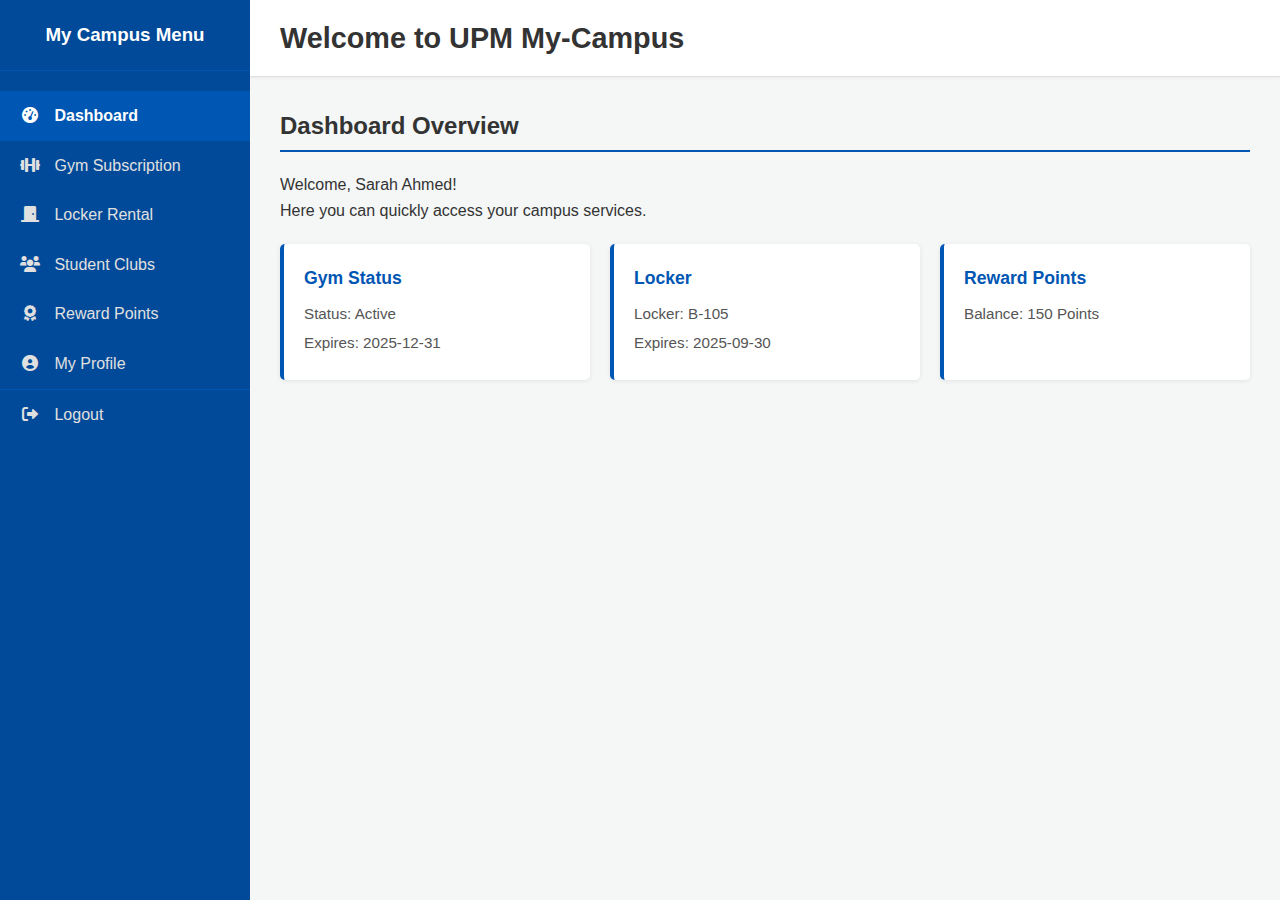
<file: index.html>
<!DOCTYPE html>
<html lang="en">
<head>
    <meta charset="UTF-8">
    <meta name="viewport" content="width=device-width, initial-scale=1.0">
    <title>UPM My-Campus - Dashboard</title>
    <!-- Link to the SINGLE combined CSS file -->
    <link rel="stylesheet" href="combined_style.css">
    <!-- Add Font Awesome for icons (optional) -->
    <link rel="stylesheet" href="https://cdnjs.cloudflare.com/ajax/libs/font-awesome/6.0.0/css/all.min.css">
</head>
<body>

    <!-- ======================= MAIN MENU PAGE START ===================== -->
    <div id="main-menu-page">
        <div class="app-layout">
            <nav class="sidebar">
                <div class="sidebar-header">
                    <h3>My Campus Menu</h3>
                </div>
                <ul class="nav-list">
                    <li><a href="index.html" class="nav-link active"><i class="fas fa-tachometer-alt"></i> Dashboard</a></li>
                    <li><a href="gym_subscription.html" class="nav-link"><i class="fas fa-dumbbell"></i> Gym Subscription</a></li>
                    <li><a href="locker_rental.html" class="nav-link"><i class="fas fa-door-closed"></i> Locker Rental</a></li>
                    <li><a href="student_clubs.html" class="nav-link"><i class="fas fa-users"></i> Student Clubs</a></li>
                    <li><a href="#" class="nav-link"><i class="fas fa-award"></i> Reward Points</a></li>
                    <li><a href="#" class="nav-link"><i class="fas fa-user-circle"></i> My Profile</a></li>
                    <li><a href="login.html" class="nav-link logout"><i class="fas fa-sign-out-alt"></i> Logout</a></li>
                </ul>
            </nav>

            <main class="main-content">
                <header class="main-header">
                    <h1>Welcome to UPM My-Campus</h1>
                </header>
                <section class="content-area">
                    <h2>Dashboard Overview</h2>
                    <p>Welcome, Sarah Ahmed!</p>
                    <p>Here you can quickly access your campus services.</p>
                     <div class="dashboard-widgets">
                         <div class="widget">
                             <h3>Gym Status</h3>
                             <p>Status: Active</p>
                             <p>Expires: 2025-12-31</p>
                         </div>
                          <div class="widget">
                             <h3>Locker</h3>
                             <p>Locker: B-105</p>
                             <p>Expires: 2025-09-30</p>
                         </div>
                          <div class="widget">
                             <h3>Reward Points</h3>
                             <p>Balance: 150 Points</p>
                         </div>
                     </div>
                </section>
            </main>
        </div>
    </div>
    <!-- ======================= MAIN MENU PAGE END ======================= -->

    <!-- Link to the SINGLE combined JavaScript file -->
    <script src="combined_script.js"></script>
</body>
</html>
</file>
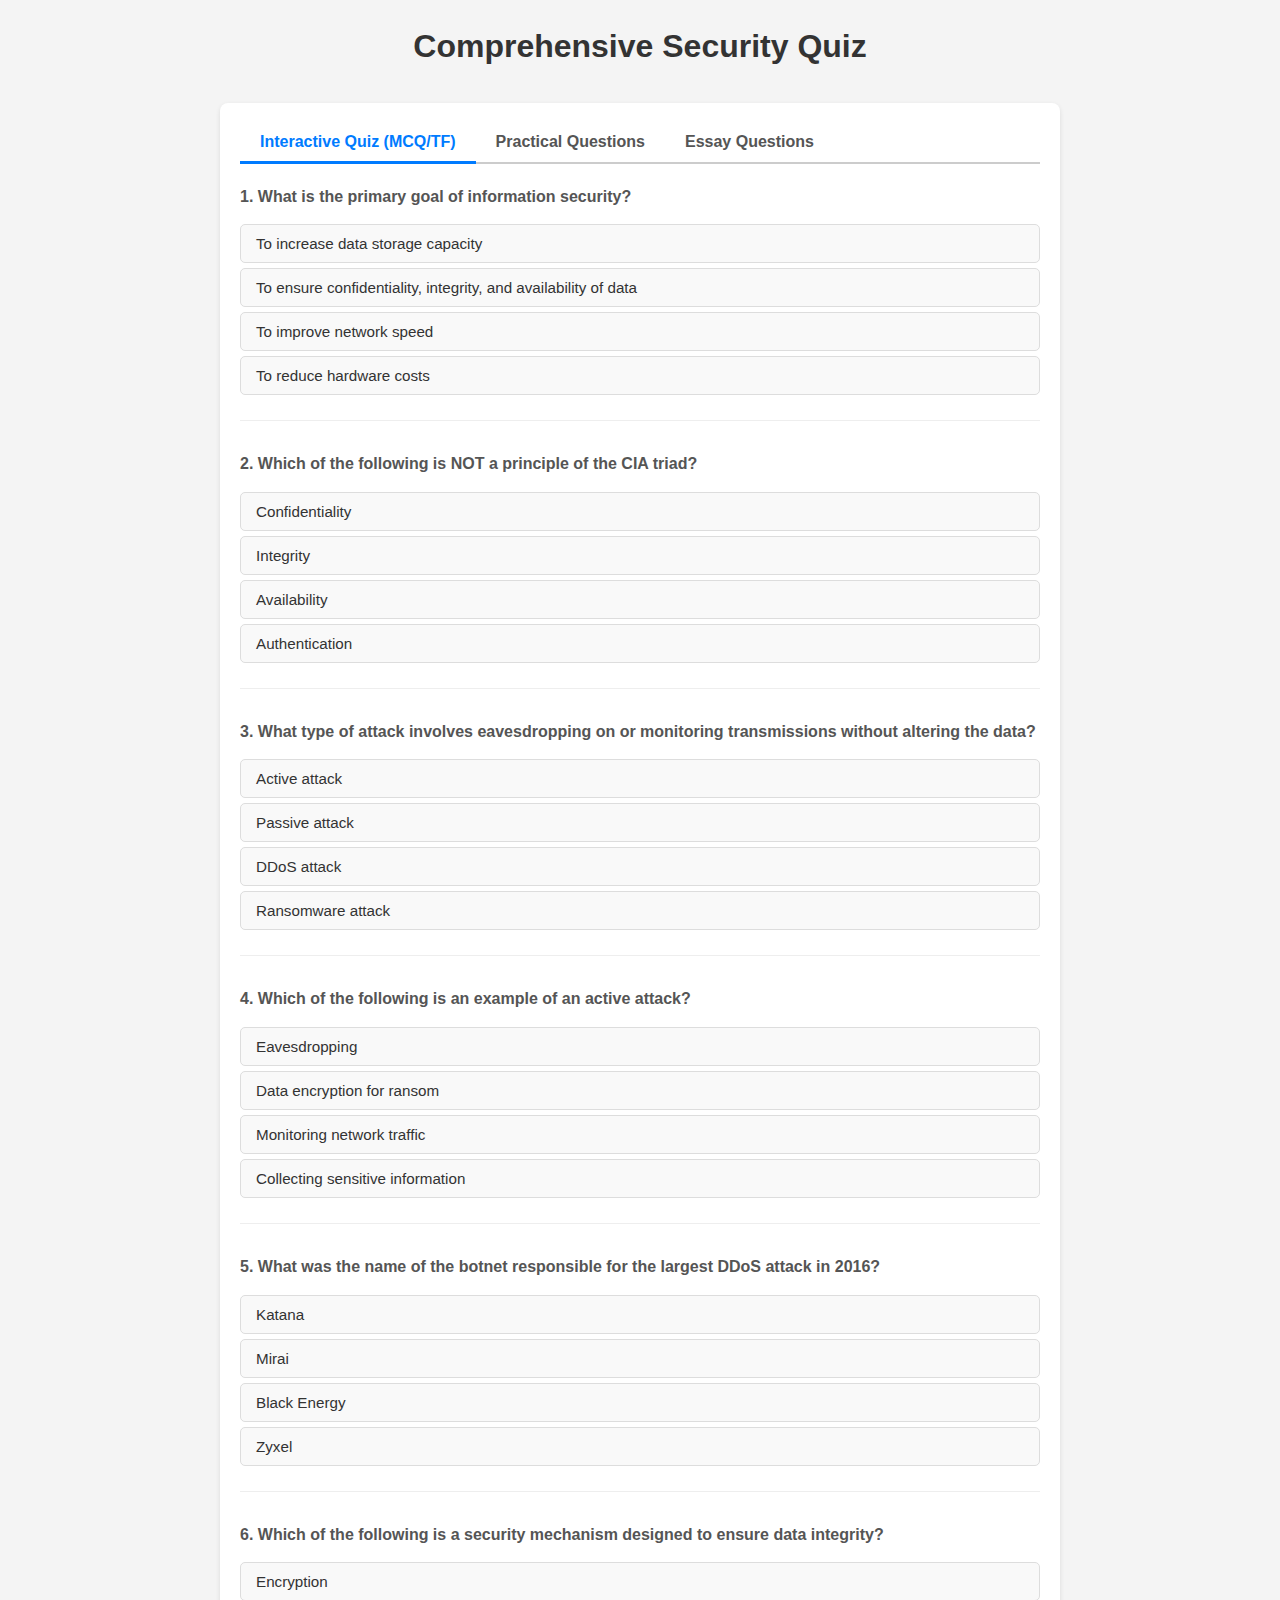
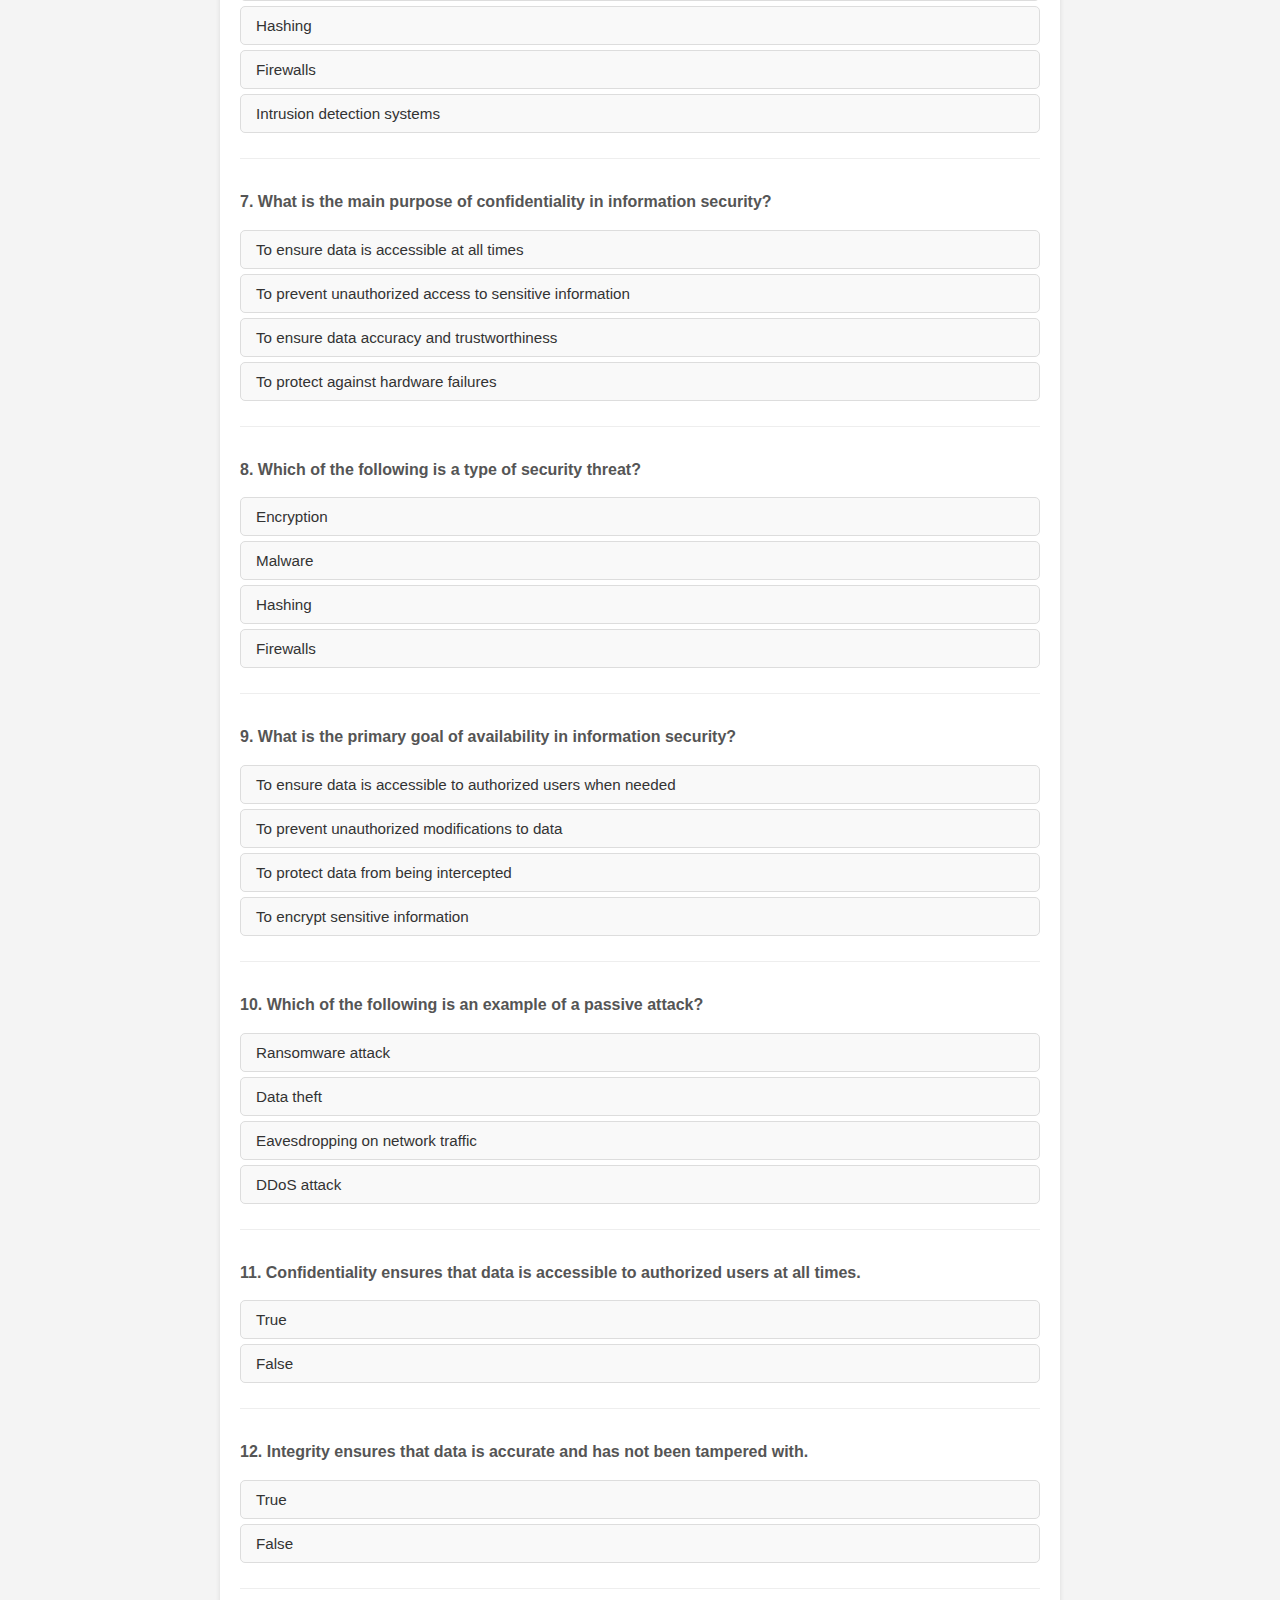
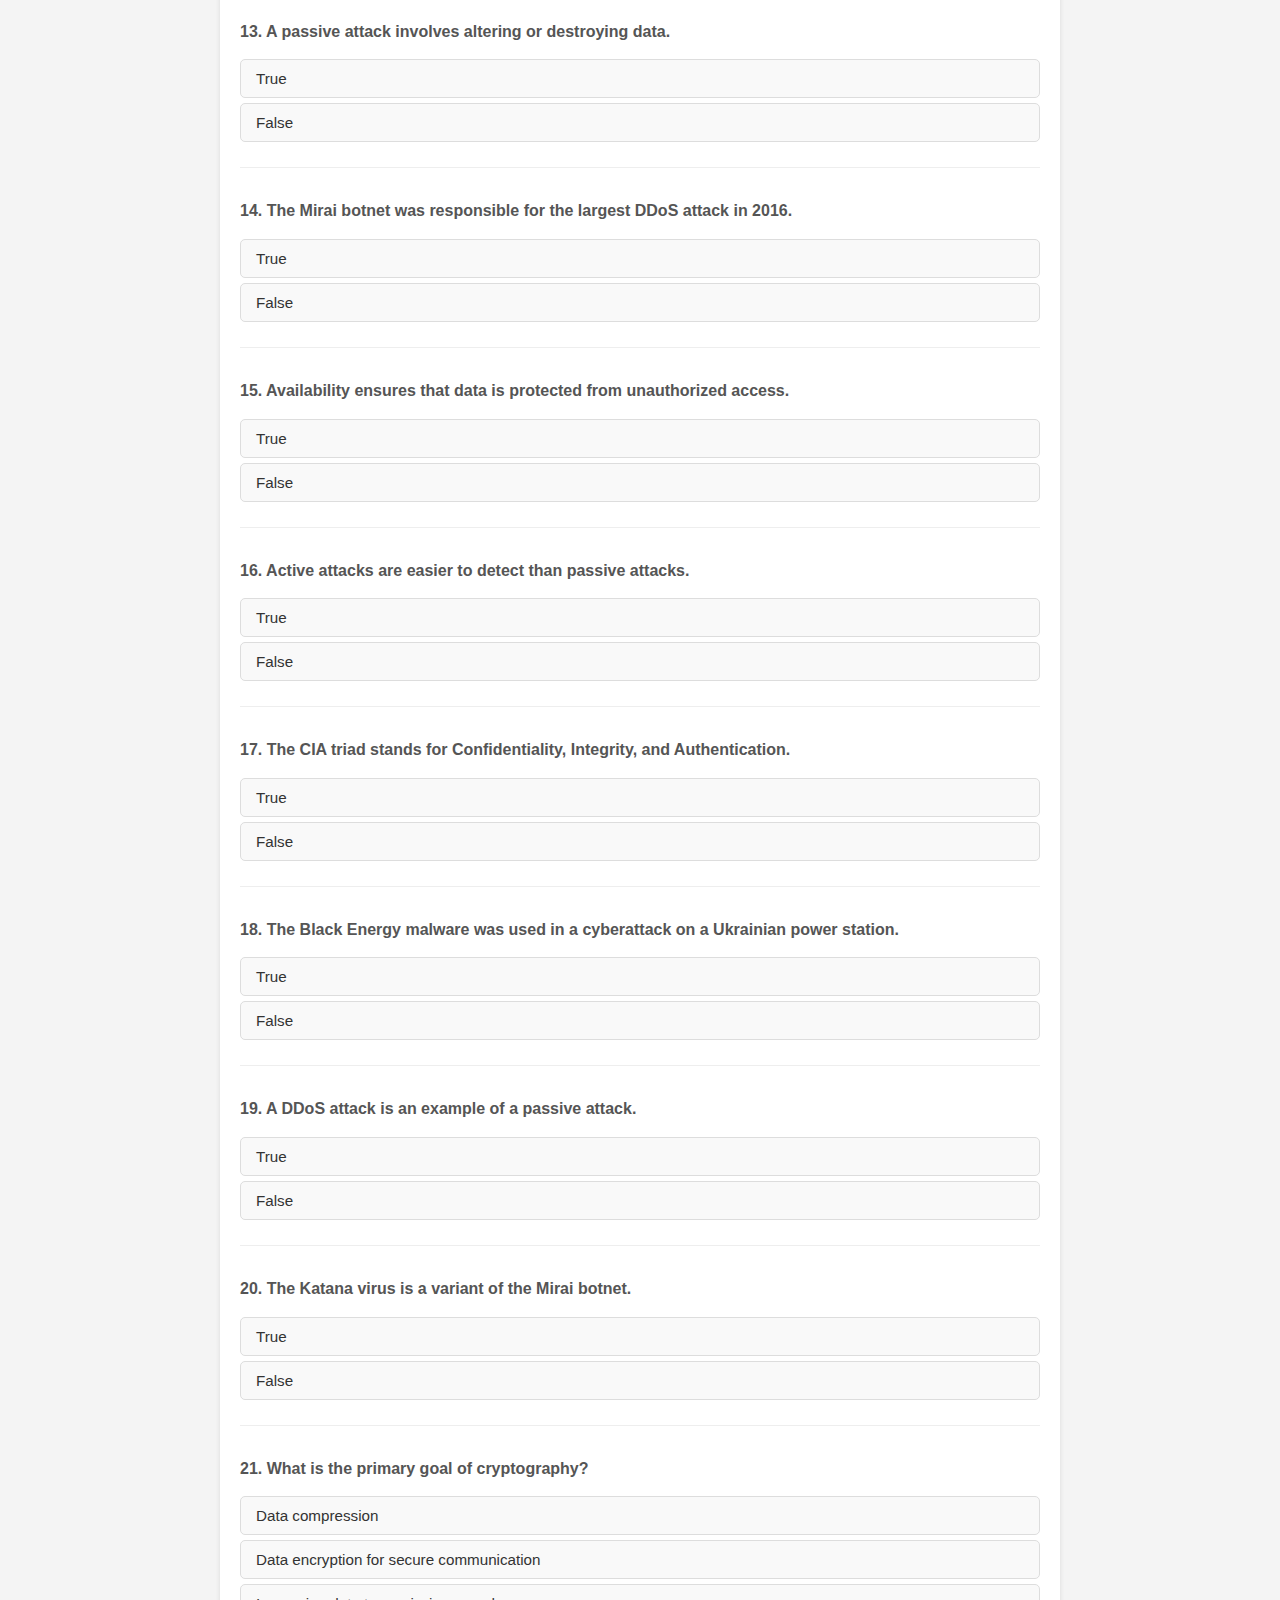
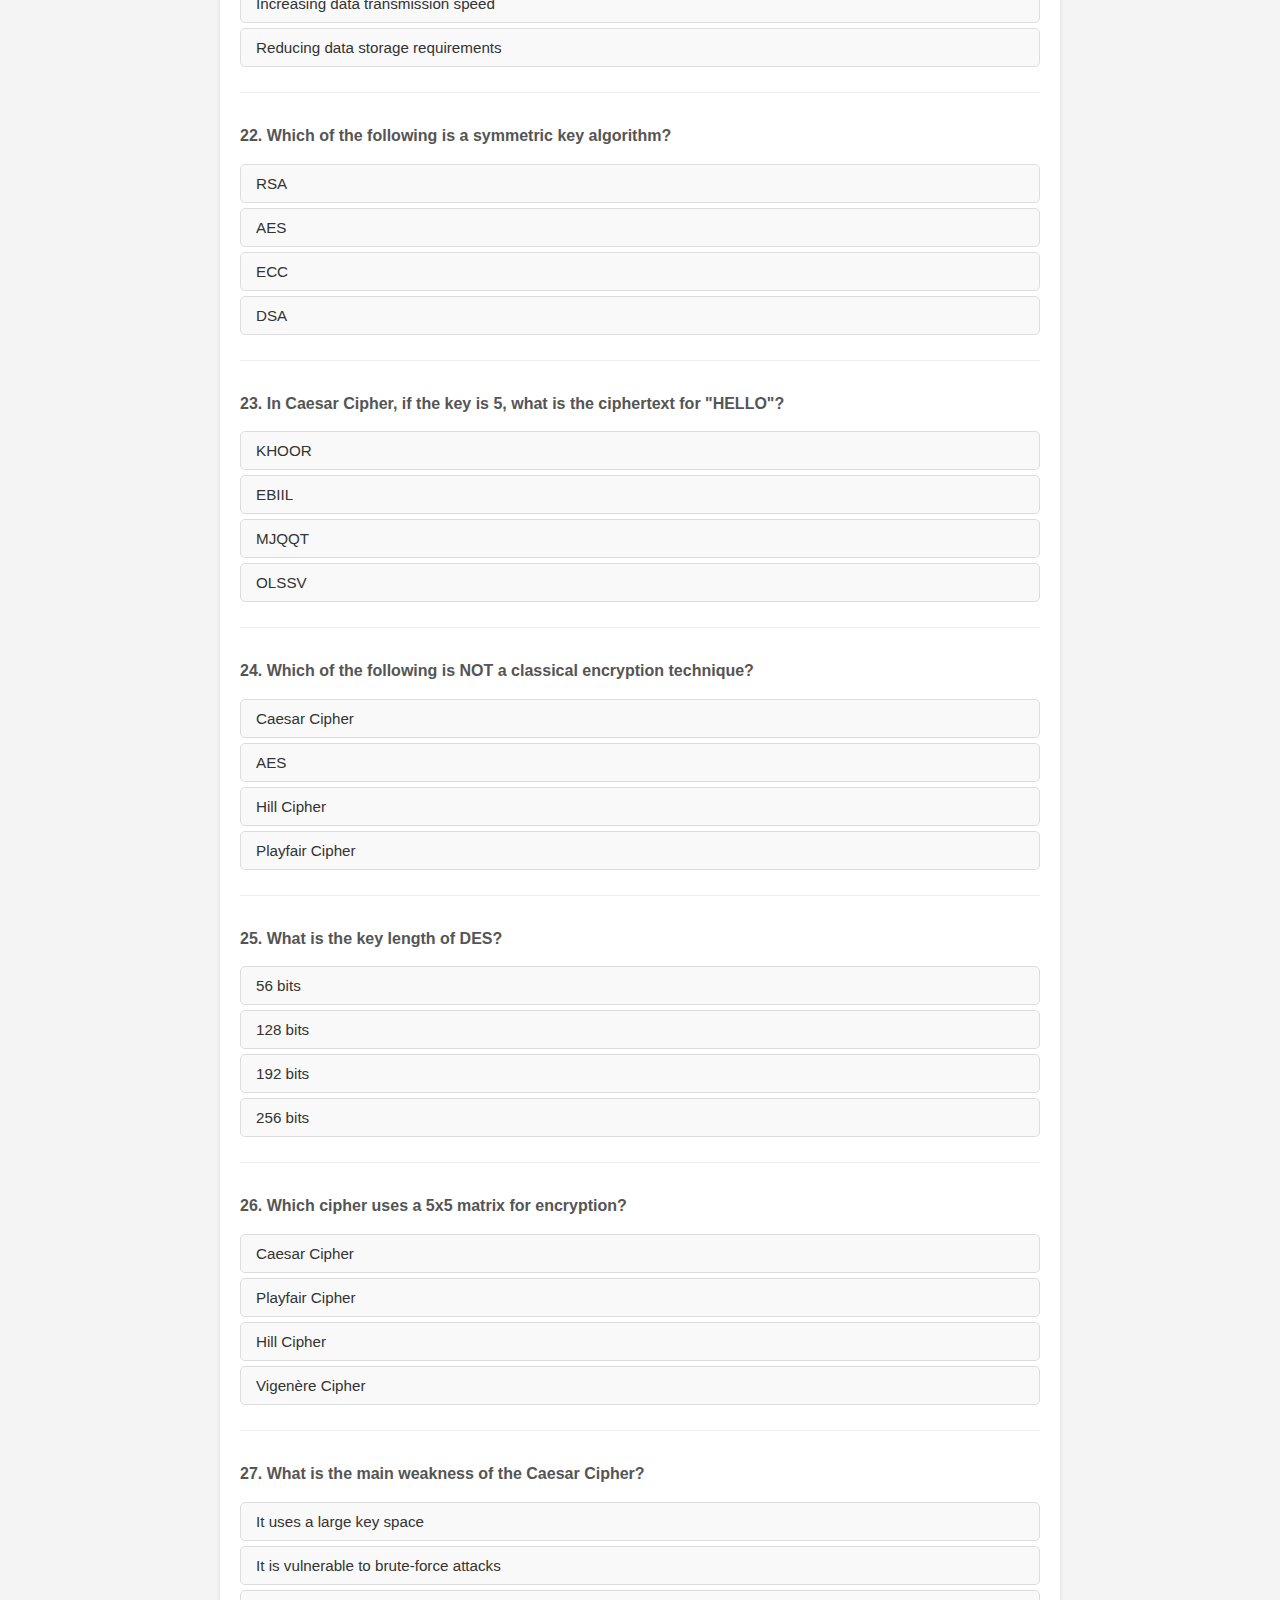
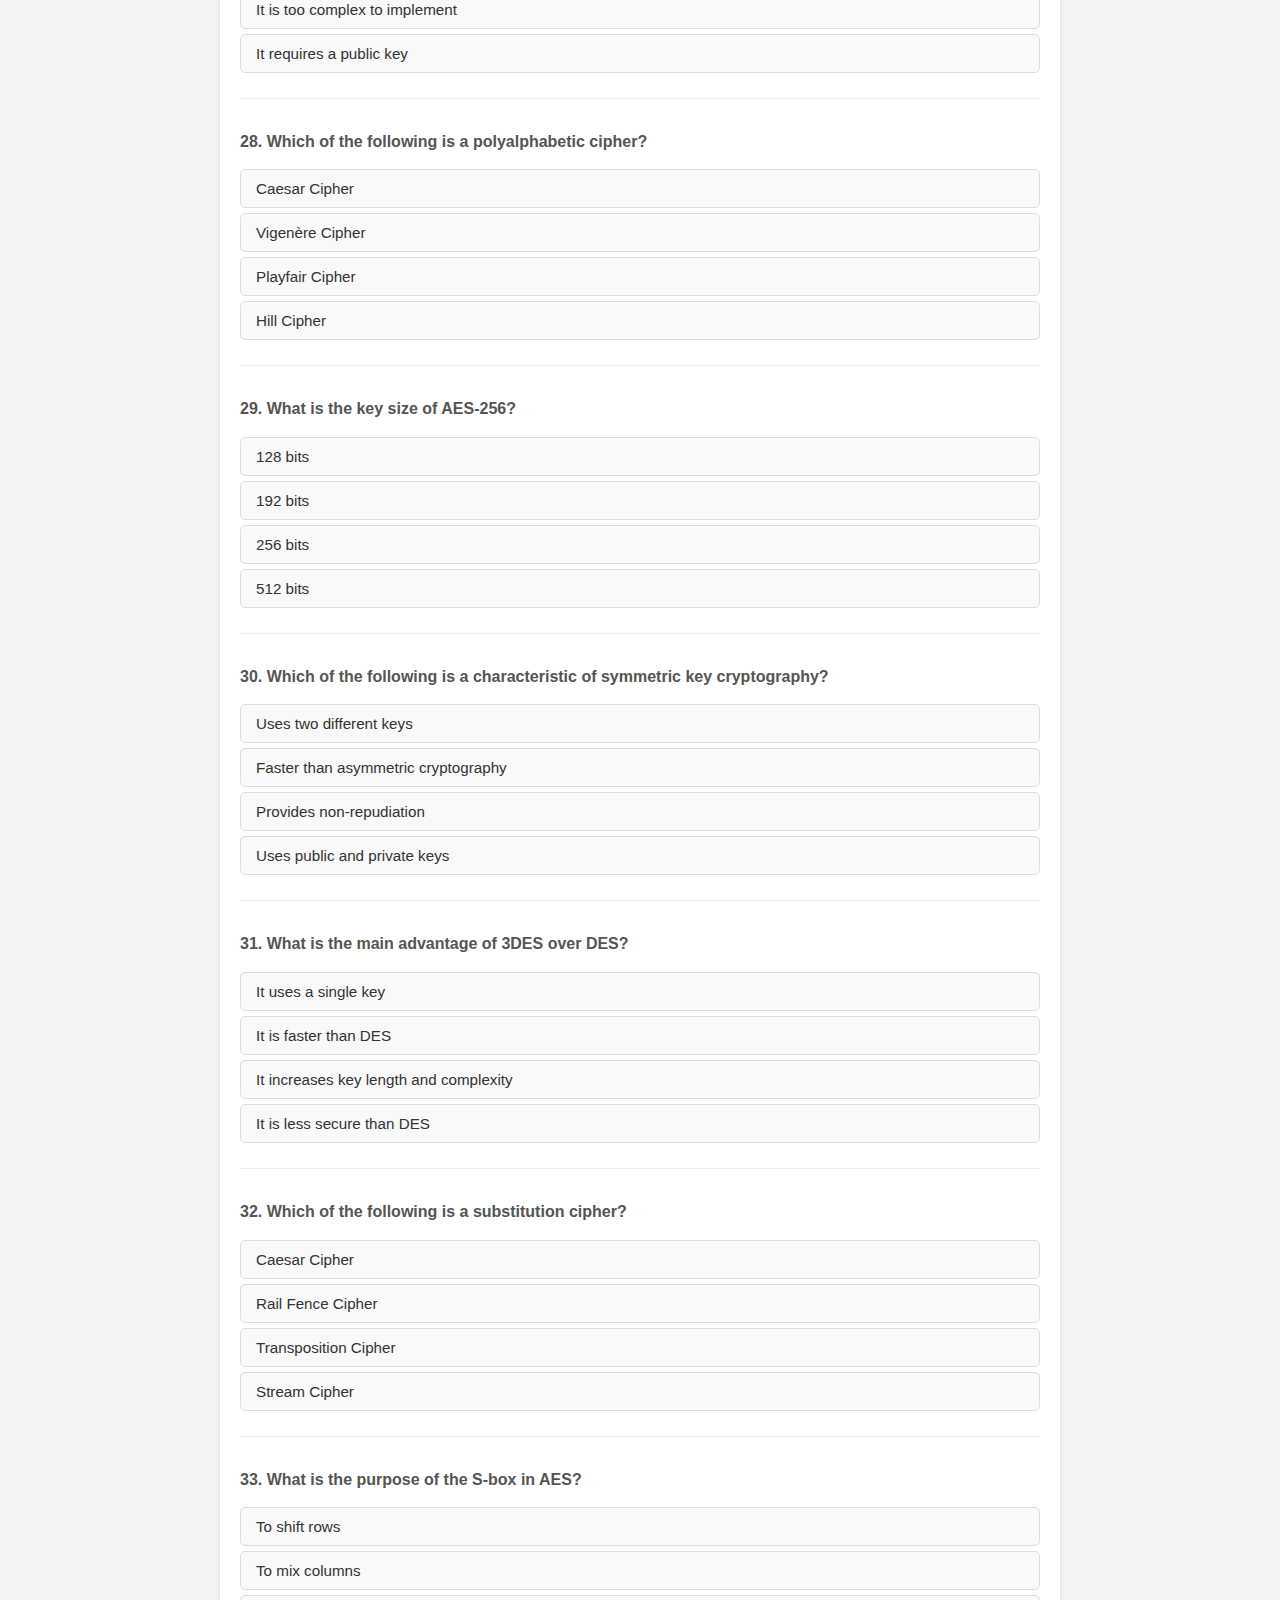
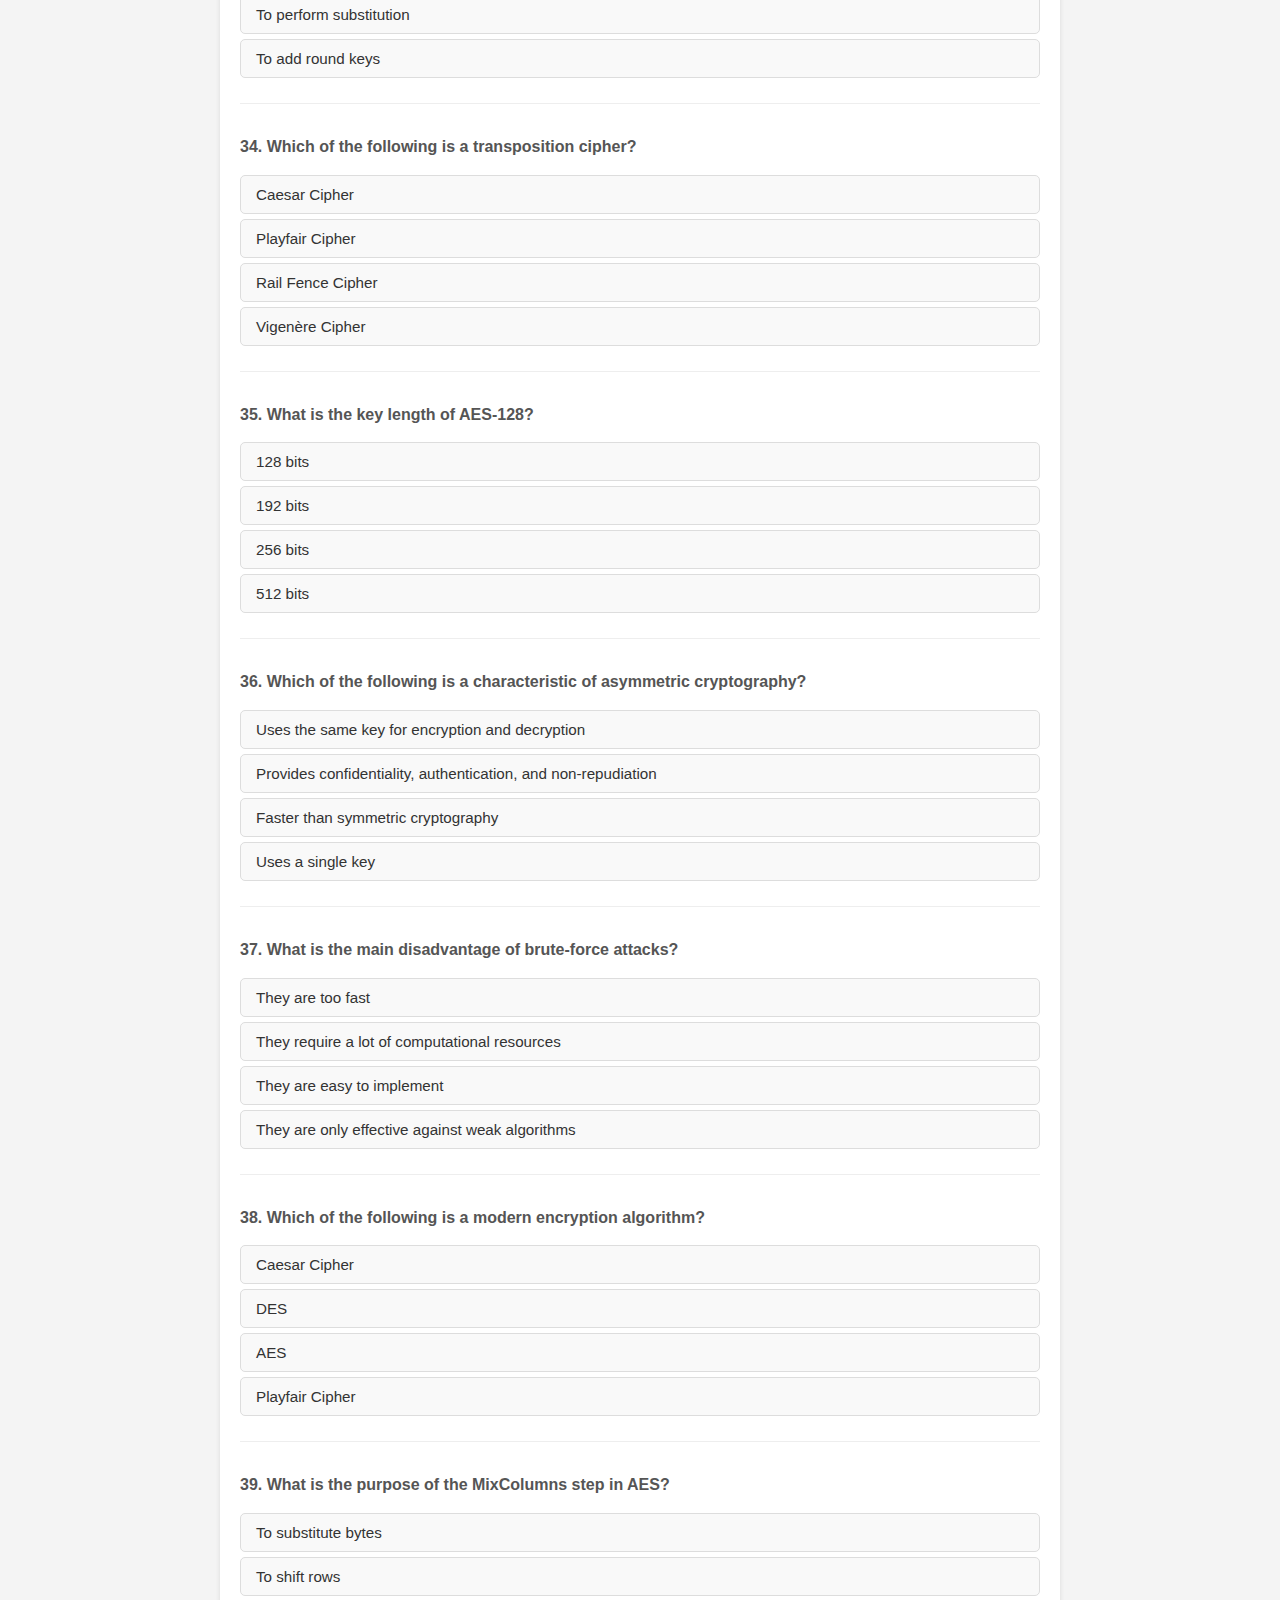
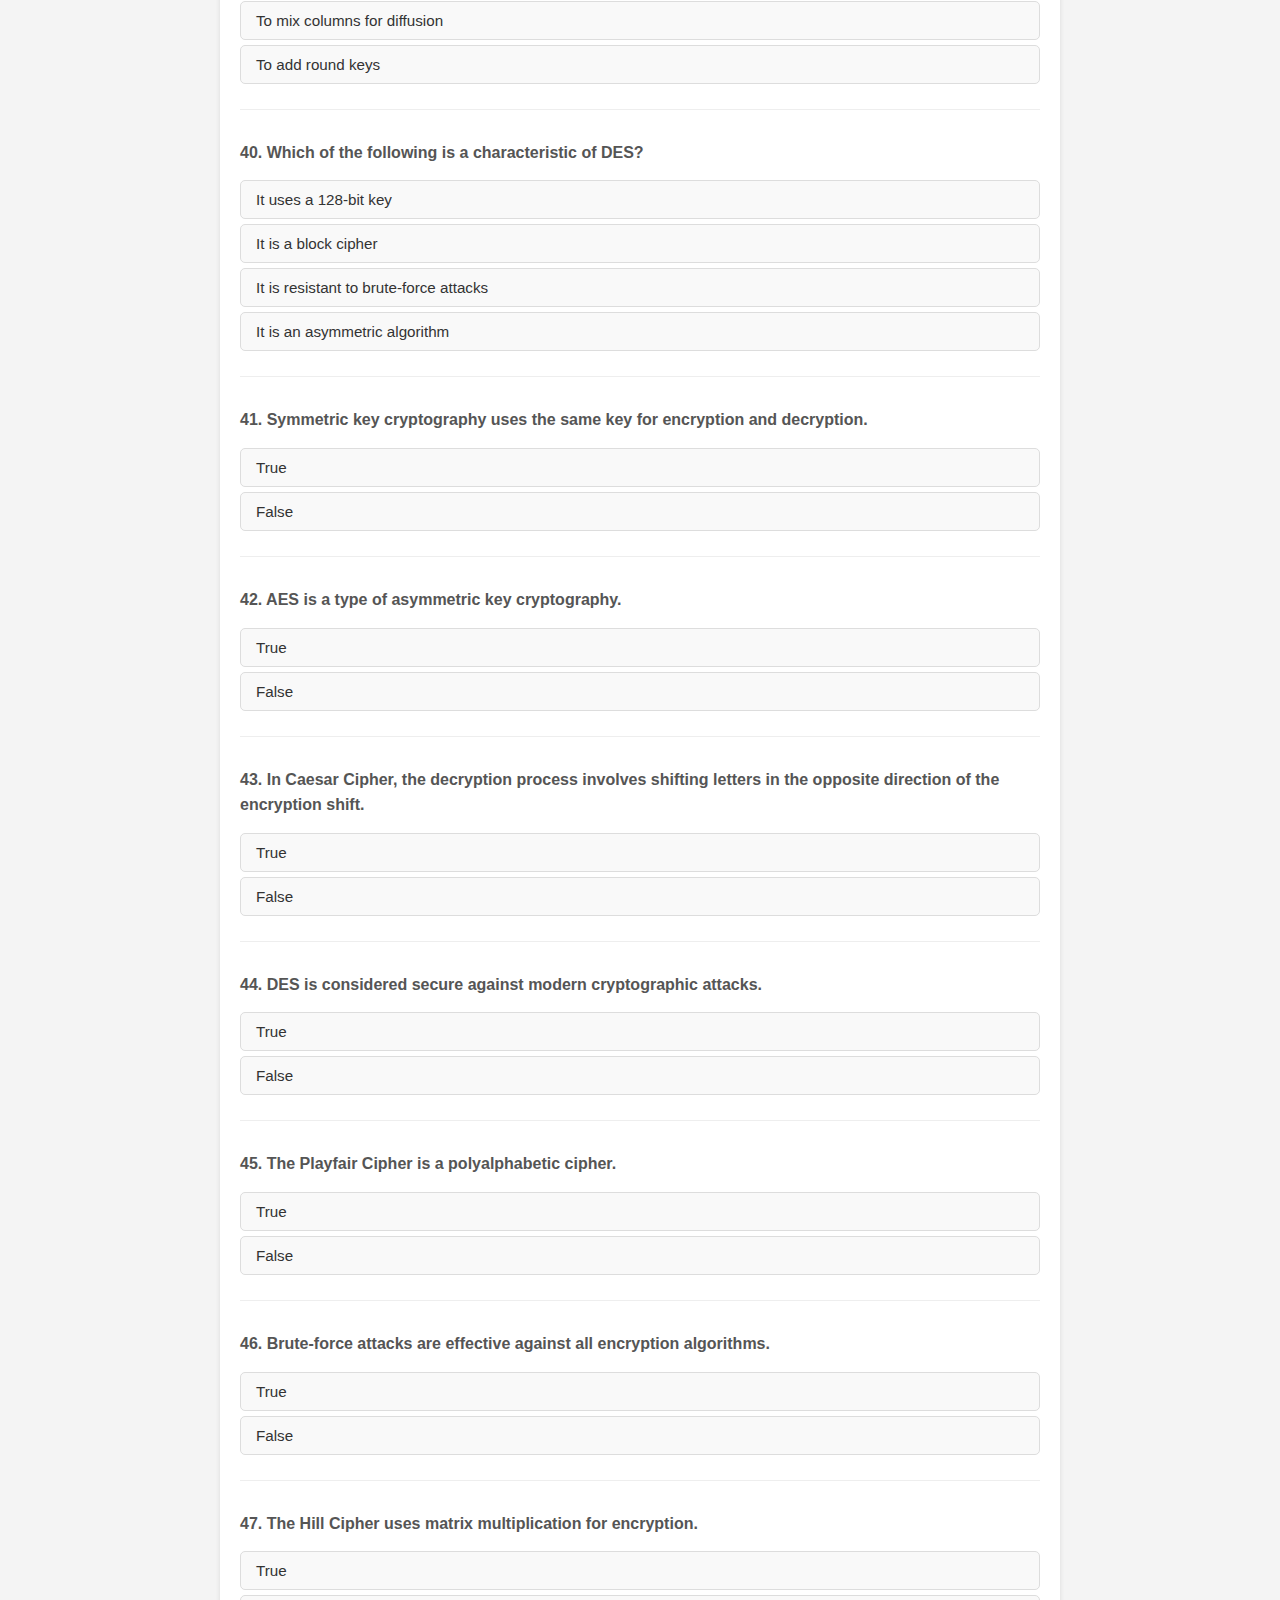
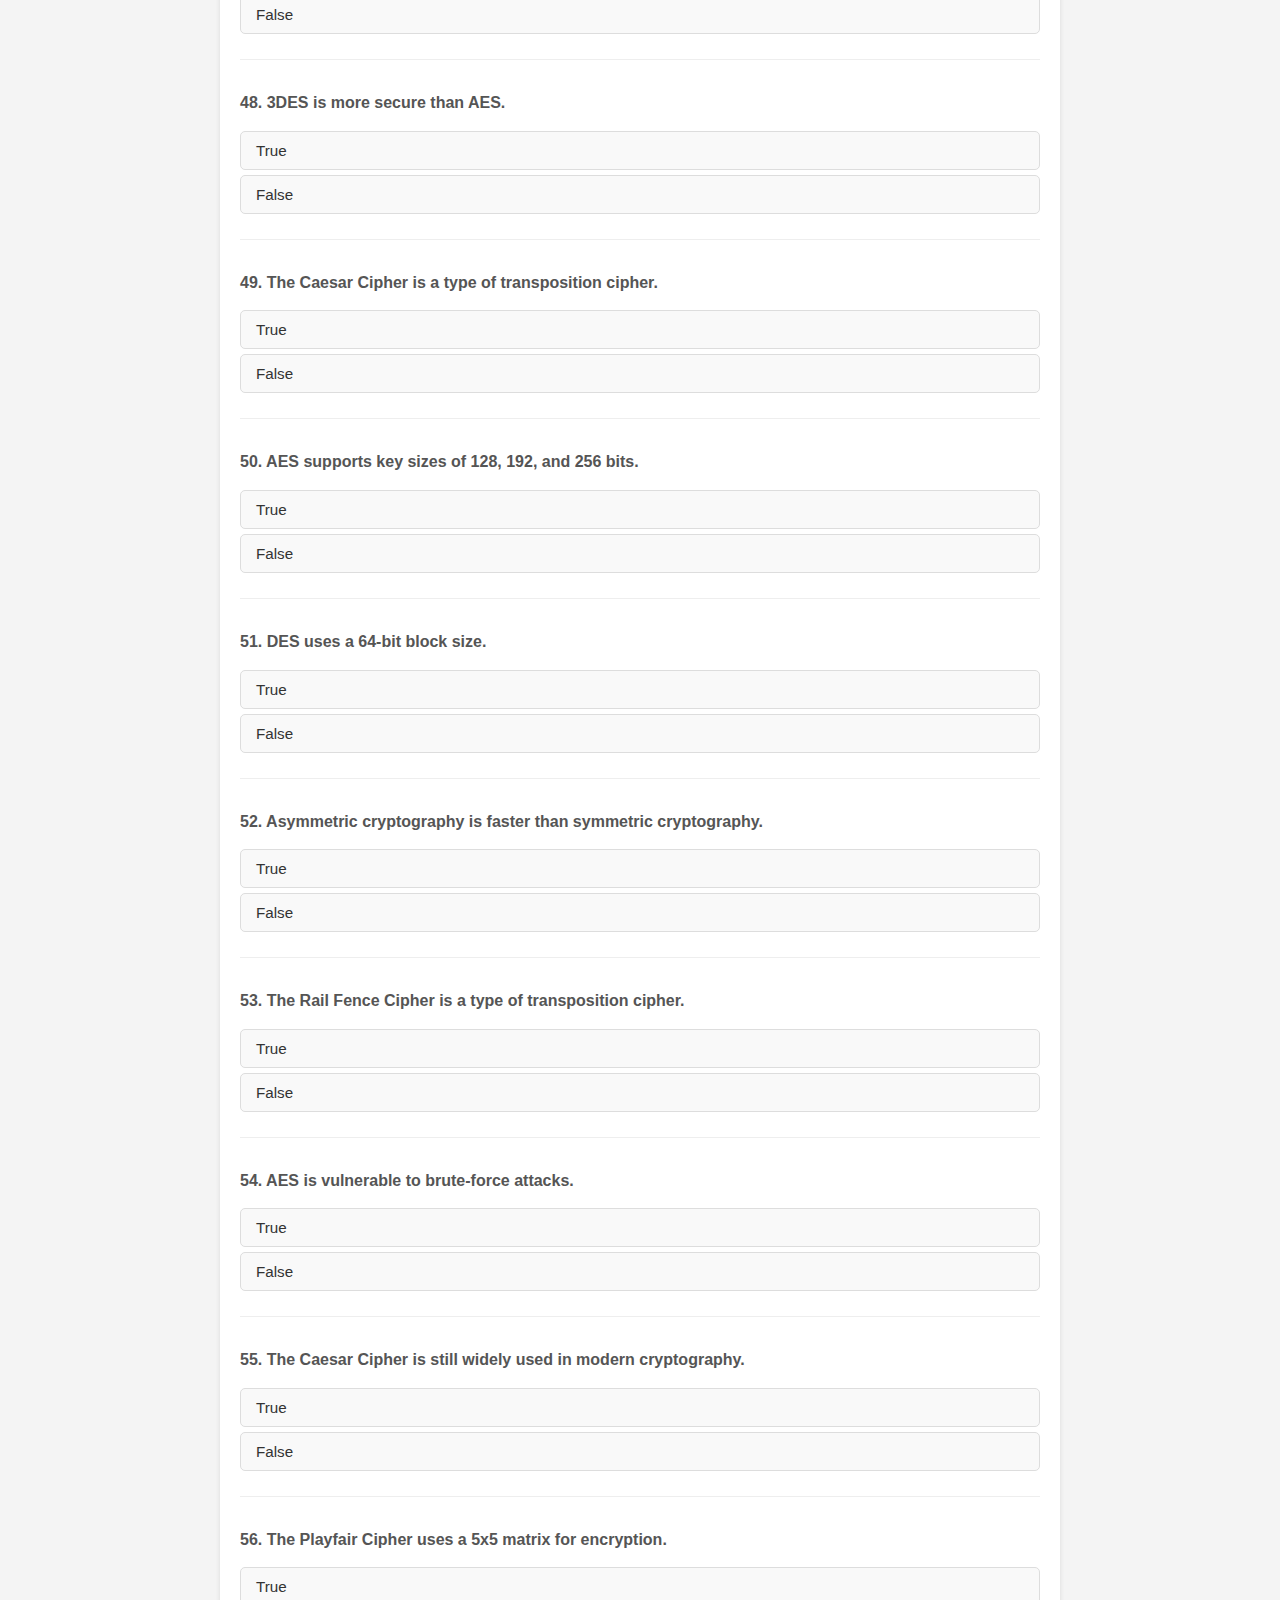
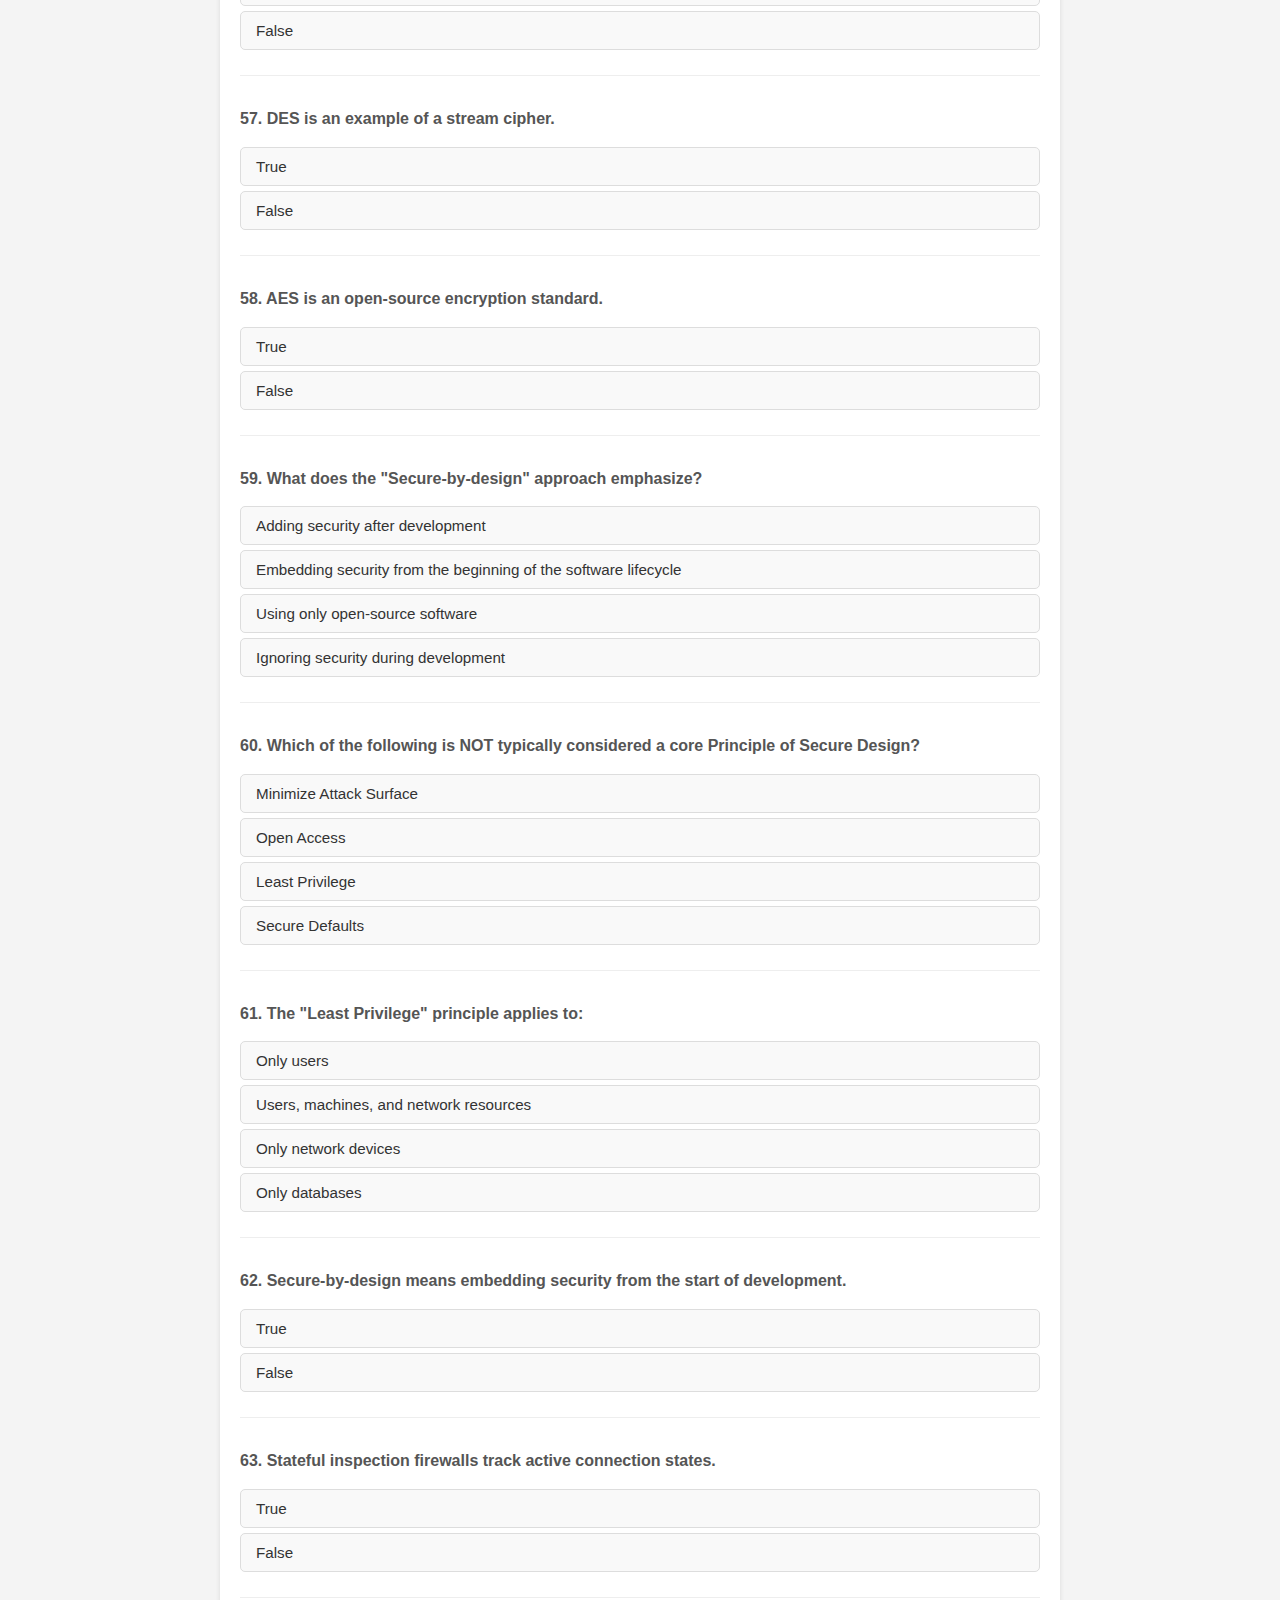
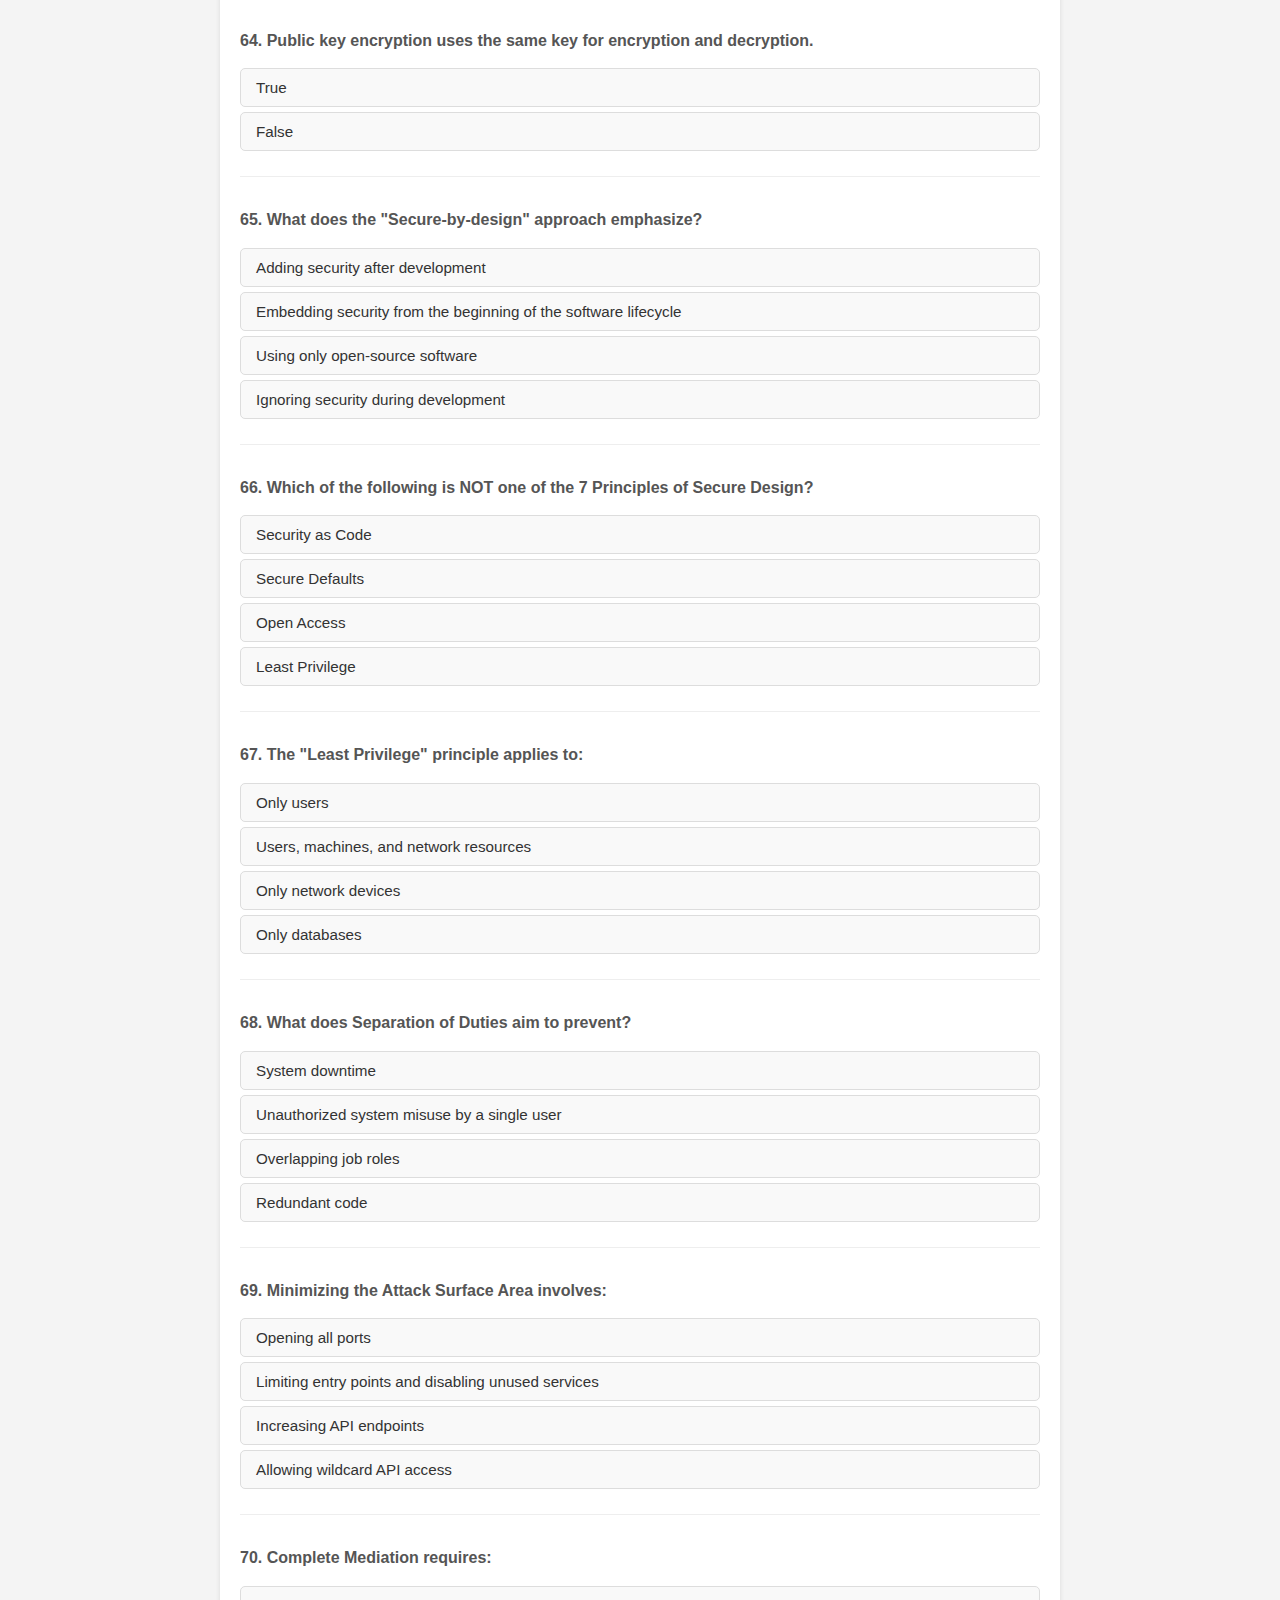
<file: final.html>
<!DOCTYPE html>
<html lang="en">
<head>
    <meta charset="UTF-8">
    <meta name="viewport" content="width=device-width, initial-scale=1.0">
    <title>Comprehensive Security Quiz</title>
    <style>
        body {
            font-family: sans-serif;
            line-height: 1.6;
            margin: 20px;
            background-color: #f4f4f4;
            color: #333;
        }

        h1 {
            text-align: center;
            color: #333;
            margin-bottom: 30px;
        }

        .quiz-container {
            max-width: 800px;
            margin: 20px auto;
            background: #fff;
            padding: 20px;
            border-radius: 8px;
            box-shadow: 0 2px 5px rgba(0,0,0,0.1);
        }

        /* --- Tab Styles --- */
        .tab-buttons {
            display: flex;
            border-bottom: 2px solid #ccc;
            margin-bottom: 20px;
        }

        .tab-buttons button {
            padding: 10px 20px;
            cursor: pointer;
            border: none;
            background-color: transparent;
            font-size: 1em;
            font-weight: bold;
            color: #555;
            border-bottom: 3px solid transparent; /* Placeholder for active border */
            margin-bottom: -2px; /* Overlap border-bottom */
            transition: color 0.3s ease, border-color 0.3s ease;
        }

        .tab-buttons button:hover {
            color: #007bff;
        }

        .tab-buttons button.active {
            color: #007bff;
            border-bottom-color: #007bff;
        }

        .tab-content {
            display: none; /* Hide content by default */
        }

        .tab-content.active {
            display: block; /* Show active content */
        }


        /* --- Interactive Quiz Styles (MCQ/TF) --- */
        .question-block {
            margin-bottom: 30px;
            padding-bottom: 20px;
            border-bottom: 1px solid #eee;
        }

        .question-block:last-child {
            border-bottom: none;
            margin-bottom: 0;
            padding-bottom: 0;
        }

        .question-text {
            font-weight: bold;
            margin-bottom: 15px;
            color: #555;
        }

        .options button {
            display: block;
            width: 100%;
            padding: 10px 15px;
            margin: 5px 0;
            border: 1px solid #ddd;
            background-color: #f9f9f9;
            color: #333;
            text-align: left;
            cursor: pointer;
            border-radius: 5px;
            transition: background-color 0.3s ease;
            font-size: 0.95em;
        }

        .options button:hover:not(:disabled) {
            background-color: #e9e9e9;
        }

        .options button:disabled {
            cursor: not-allowed;
            opacity: 0.7;
        }

        .feedback {
            margin-top: 10px;
            padding: 8px;
            border-radius: 4px;
            font-weight: bold;
            display: none; /* Initially hidden */
        }

        .feedback.correct {
            background-color: #d4edda;
            color: #155724;
            border: 1px solid #c3e6cb;
            display: block;
        }

        .feedback.incorrect {
            background-color: #f8d7da;
            color: #721c24;
            border: 1px solid #f5c6cb;
            display: block;
        }

        .options button.selected.correct {
            background-color: #28a745;
            color: white;
            border-color: #28a745;
        }

        .options button.selected.incorrect {
            background-color: #dc3545;
            color: white;
            border-color: #dc3545;
        }

        .options button.reveal-correct {
            background-color: #d4edda;
            color: #155724;
            border: 1px solid #c3e6cb;
            font-weight: bold;
        }

        /* --- Essay/Practical Question Styles --- */
        .essay-item {
            margin-bottom: 20px;
            border-bottom: 1px solid #eee;
            padding-bottom: 15px;
        }
         .essay-item:last-child {
            border-bottom: none;
            margin-bottom: 0;
            padding-bottom: 0;
        }

        .essay-question-toggle {
            display: block;
            width: 100%;
            padding: 12px 15px;
            margin: 0;
            border: 1px solid #ddd;
            background-color: #f0f0f0;
            color: #333;
            text-align: left;
            cursor: pointer;
            border-radius: 5px;
            font-weight: bold;
            font-size: 1em;
            transition: background-color 0.3s ease;
            position: relative; /* For pseudo-element */
        }

        .essay-question-toggle:hover {
            background-color: #e0e0e0;
        }

        /* Add an indicator for expansion state */
        .essay-question-toggle::after {
            content: '+';
            position: absolute;
            right: 15px;
            top: 50%;
            transform: translateY(-50%);
            font-size: 1.4em;
            font-weight: bold;
            color: #555;
        }
        .essay-question-toggle.active::after {
            content: '−'; /* Minus sign when active */
        }


        .essay-answer {
            /* Start hidden, use max-height for transition */
            max-height: 0;
            overflow: hidden;
            transition: padding 0.4s ease-out, max-height 0.4s ease-out; /* Keep max-height for collapse */
            padding: 0 15px; /* No padding when collapsed */
            background-color: #fdfdfd; /* Slight background difference */
            border: 1px solid #eee;
            border-top: none; /* Avoid double border */
            border-radius: 0 0 5px 5px; /* Match toggle button */
            margin-top: -1px; /* Overlap border */
        }

        .essay-answer.active {
            /* Remove fixed max-height to allow full content visibility */
            max-height: none; /* Allow content to determine height */
            padding: 15px; /* Add padding when expanded */
            overflow: visible; /* Ensure content isn't clipped */
        }

    </style>
</head>
<body>

    <h1>Comprehensive Security Quiz</h1>

    <div class="quiz-container">

        <div class="tab-buttons">
            <button id="tab-btn-interactive" class="active">Interactive Quiz (MCQ/TF)</button>
            <button id="tab-btn-practical">Practical Questions</button>
            <button id="tab-btn-essay">Essay Questions</button>
        </div>

        <div id="tab-content-interactive" class="tab-content active">
            <!-- Interactive Questions (MCQ/TF) will be loaded here -->
        </div>

        <div id="tab-content-practical" class="tab-content">
             <!-- Practical Questions will be loaded here -->
             <p style="font-style: italic; color: #666;">Practical questions will appear here.</p>
        </div>

        <div id="tab-content-essay" class="tab-content">
             <!-- Essay Questions will be loaded here -->
             <p style="font-style: italic; color: #666;">Essay questions will appear here.</p>
        </div>

    </div>

    <script>
        const interactiveQuizData = [
            // --- Multiple Choice Questions (Unit 1) ---
             { // Page 1, Q1
                question: "What is the primary goal of information security?",
                options: [
                    "To increase data storage capacity",
                    "To ensure confidentiality, integrity, and availability of data",
                    "To improve network speed",
                    "To reduce hardware costs"
                ],
                answer: "To ensure confidentiality, integrity, and availability of data"
            },
            { // Page 1, Q2
                question: "Which of the following is NOT a principle of the CIA triad?",
                options: [
                    "Confidentiality",
                    "Integrity",
                    "Availability",
                    "Authentication"
                ],
                answer: "Authentication"
            },
            { // Page 1, Q3
                question: "What type of attack involves eavesdropping on or monitoring transmissions without altering the data?",
                options: [
                    "Active attack",
                    "Passive attack",
                    "DDoS attack",
                    "Ransomware attack"
                ],
                answer: "Passive attack"
            },
            { // Page 1, Q4
                question: "Which of the following is an example of an active attack?",
                options: [
                    "Eavesdropping",
                    "Data encryption for ransom", // e.g., Ransomware altering data
                    "Monitoring network traffic",
                    "Collecting sensitive information" // Could be passive, but Ransomware is definitively active
                ],
                answer: "Data encryption for ransom"
            },
            { // Page 1, Q5
                question: "What was the name of the botnet responsible for the largest DDoS attack in 2016?",
                options: [
                    "Katana",
                    "Mirai",
                    "Black Energy",
                    "Zyxel"
                ],
                answer: "Mirai"
            },
            { // Page 1, Q6
                question: "Which of the following is a security mechanism designed to ensure data integrity?",
                options: [
                    "Encryption",
                    "Hashing",
                    "Firewalls",
                    "Intrusion detection systems"
                ],
                answer: "Hashing"
            },
            { // Page 1, Q7
                question: "What is the main purpose of confidentiality in information security?",
                options: [
                    "To ensure data is accessible at all times",
                    "To prevent unauthorized access to sensitive information",
                    "To ensure data accuracy and trustworthiness",
                    "To protect against hardware failures"
                ],
                answer: "To prevent unauthorized access to sensitive information"
            },
            { // Page 2, Q8
                question: "Which of the following is a type of security threat?",
                options: [
                    "Encryption",
                    "Malware",
                    "Hashing",
                    "Firewalls"
                ],
                answer: "Malware"
            },
            { // Page 2, Q9
                question: "What is the primary goal of availability in information security?",
                options: [
                    "To ensure data is accessible to authorized users when needed",
                    "To prevent unauthorized modifications to data",
                    "To protect data from being intercepted",
                    "To encrypt sensitive information"
                ],
                answer: "To ensure data is accessible to authorized users when needed"
            },
            { // Page 2, Q10
                question: "Which of the following is an example of a passive attack?",
                options: [
                    "Ransomware attack",
                    "Data theft", // Can be active or passive, but eavesdropping is clearly passive
                    "Eavesdropping on network traffic",
                    "DDoS attack"
                ],
                answer: "Eavesdropping on network traffic"
            },

            // --- True/False Questions (Unit 1) ---
             { // Page 2, TF 1
                question: "Confidentiality ensures that data is accessible to authorized users at all times.",
                options: ["True", "False"],
                answer: "False" // Correct explanation: Confidentiality ensures that data is protected from unauthorized access.
            },
             { // Page 2, TF 2
                question: "Integrity ensures that data is accurate and has not been tampered with.",
                options: ["True", "False"],
                answer: "True"
            },
             { // Page 2, TF 3
                question: "A passive attack involves altering or destroying data.",
                options: ["True", "False"],
                answer: "False" // Correct explanation: A passive attack involves monitoring or eavesdropping without altering data.
            },
             { // Page 2, TF 4
                question: "The Mirai botnet was responsible for the largest DDoS attack in 2016.",
                options: ["True", "False"],
                answer: "True"
            },
             { // Page 2, TF 5
                question: "Availability ensures that data is protected from unauthorized access.",
                options: ["True", "False"],
                answer: "False" // Correct explanation: Availability ensures that data is accessible to authorized users when needed.
            },
             { // Page 2, TF 6
                question: "Active attacks are easier to detect than passive attacks.",
                options: ["True", "False"],
                answer: "True" // Generally true as they modify systems/traffic.
            },
             { // Page 2, TF 7
                question: "The CIA triad stands for Confidentiality, Integrity, and Authentication.",
                options: ["True", "False"],
                answer: "False" // Correct explanation: It stands for Confidentiality, Integrity, and Availability.
            },
             { // Page 2, TF 8
                question: "The Black Energy malware was used in a cyberattack on a Ukrainian power station.",
                options: ["True", "False"],
                answer: "True"
            },
            { // Page 3, TF 9
                question: "A DDoS attack is an example of a passive attack.",
                options: ["True", "False"],
                answer: "False" // Correct explanation: It is an example of an active attack.
            },
            { // Page 3, TF 10
                question: "The Katana virus is a variant of the Mirai botnet.",
                options: ["True", "False"],
                answer: "True" // Katana was identified as a Mirai variant.
            },
            // --- Appended Questions from quiz2.html ---
            { // Unit 2, Q1
                question: "What is the primary goal of cryptography?",
                options: ["Data compression","Data encryption for secure communication","Increasing data transmission speed","Reducing data storage requirements"],
                answer: "Data encryption for secure communication"
            },
            { question: "Which of the following is a symmetric key algorithm?", options: ["RSA", "AES", "ECC", "DSA"], answer: "AES" },
            { question: 'In Caesar Cipher, if the key is 5, what is the ciphertext for "HELLO"?', options: ["KHOOR", "EBIIL", "MJQQT", "OLSSV"], answer: "MJQQT" },
            { question: "Which of the following is NOT a classical encryption technique?", options: ["Caesar Cipher", "AES", "Hill Cipher", "Playfair Cipher"], answer: "AES" },
            { question: "What is the key length of DES?", options: ["56 bits", "128 bits", "192 bits", "256 bits"], answer: "56 bits" },
            { question: "Which cipher uses a 5x5 matrix for encryption?", options: ["Caesar Cipher", "Playfair Cipher", "Hill Cipher", "Vigenère Cipher"], answer: "Playfair Cipher" },
            { question: "What is the main weakness of the Caesar Cipher?", options: ["It uses a large key space","It is vulnerable to brute-force attacks","It is too complex to implement","It requires a public key"], answer: "It is vulnerable to brute-force attacks" },
            { question: "Which of the following is a polyalphabetic cipher?", options: ["Caesar Cipher", "Vigenère Cipher", "Playfair Cipher", "Hill Cipher"], answer: "Vigenère Cipher" },
            { question: "What is the key size of AES-256?", options: ["128 bits", "192 bits", "256 bits", "512 bits"], answer: "256 bits" },
            { question: "Which of the following is a characteristic of symmetric key cryptography?", options: ["Uses two different keys","Faster than asymmetric cryptography","Provides non-repudiation","Uses public and private keys"], answer: "Faster than asymmetric cryptography" },
            { question: "What is the main advantage of 3DES over DES?", options: ["It uses a single key","It is faster than DES","It increases key length and complexity","It is less secure than DES"], answer: "It increases key length and complexity" },
            { question: "Which of the following is a substitution cipher?", options: ["Caesar Cipher", "Rail Fence Cipher", "Transposition Cipher", "Stream Cipher"], answer: "Caesar Cipher" },
            { question: "What is the purpose of the S-box in AES?", options: ["To shift rows", "To mix columns", "To perform substitution", "To add round keys"], answer: "To perform substitution" },
            { question: "Which of the following is a transposition cipher?", options: ["Caesar Cipher", "Playfair Cipher", "Rail Fence Cipher", "Vigenère Cipher"], answer: "Rail Fence Cipher" },
            { question: "What is the key length of AES-128?", options: ["128 bits", "192 bits", "256 bits", "512 bits"], answer: "128 bits" },
            { question: "Which of the following is a characteristic of asymmetric cryptography?", options: ["Uses the same key for encryption and decryption","Provides confidentiality, authentication, and non-repudiation","Faster than symmetric cryptography","Uses a single key"], answer: "Provides confidentiality, authentication, and non-repudiation" },
            { question: "What is the main disadvantage of brute-force attacks?", options: ["They are too fast","They require a lot of computational resources","They are easy to implement","They are only effective against weak algorithms"], answer: "They require a lot of computational resources" },
            { question: "Which of the following is a modern encryption algorithm?", options: ["Caesar Cipher", "DES", "AES", "Playfair Cipher"], answer: "AES" },
            { question: "What is the purpose of the MixColumns step in AES?", options: ["To substitute bytes","To shift rows","To mix columns for diffusion","To add round keys"], answer: "To mix columns for diffusion" },
            { question: "Which of the following is a characteristic of DES?", options: ["It uses a 128-bit key","It is a block cipher","It is resistant to brute-force attacks","It is an asymmetric algorithm"], answer: "It is a block cipher" },
            { question: "Symmetric key cryptography uses the same key for encryption and decryption.", options: ["True", "False"], answer: "True" },
            { question: "AES is a type of asymmetric key cryptography.", options: ["True", "False"], answer: "False" },
            { question: "In Caesar Cipher, the decryption process involves shifting letters in the opposite direction of the encryption shift.", options: ["True", "False"], answer: "True" },
            { question: "DES is considered secure against modern cryptographic attacks.", options: ["True", "False"], answer: "False" },
            { question: "The Playfair Cipher is a polyalphabetic cipher.", options: ["True", "False"], answer: "False" },
            { question: "Brute-force attacks are effective against all encryption algorithms.", options: ["True", "False"], answer: "False" },
            { question: "The Hill Cipher uses matrix multiplication for encryption.", options: ["True", "False"], answer: "True" },
            { question: "3DES is more secure than AES.", options: ["True", "False"], answer: "False" },
            { question: "The Caesar Cipher is a type of transposition cipher.", options: ["True", "False"], answer: "False" },
            { question: "AES supports key sizes of 128, 192, and 256 bits.", options: ["True", "False"], answer: "True" },
            { question: "DES uses a 64-bit block size.", options: ["True", "False"], answer: "True" },
            { question: "Asymmetric cryptography is faster than symmetric cryptography.", options: ["True", "False"], answer: "False" },
            { question: "The Rail Fence Cipher is a type of transposition cipher.", options: ["True", "False"], answer: "True" },
            { question: "AES is vulnerable to brute-force attacks.", options: ["True", "False"], answer: "False" },
            { question: "The Caesar Cipher is still widely used in modern cryptography.", options: ["True", "False"], answer: "False" },
            { question: "The Playfair Cipher uses a 5x5 matrix for encryption.", options: ["True", "False"], answer: "True" },
            { question: "DES is an example of a stream cipher.", options: ["True", "False"], answer: "False" },
            { question: "AES is an open-source encryption standard.", options: ["True", "False"], answer: "True" },
            // Secure Design MC/TF Questions
            { question: "What does the \"Secure-by-design\" approach emphasize?", options: ["Adding security after development","Embedding security from the beginning of the software lifecycle","Using only open-source software","Ignoring security during development"], answer: "Embedding security from the beginning of the software lifecycle" },
            { question: "Which of the following is NOT typically considered a core Principle of Secure Design?", options: ["Minimize Attack Surface","Open Access","Least Privilege","Secure Defaults"], answer: "Open Access" },
            { question: "The \"Least Privilege\" principle applies to:", options: ["Only users","Users, machines, and network resources","Only network devices","Only databases"], answer: "Users, machines, and network resources" },
            { question: "Secure-by-design means embedding security from the start of development.", options: ["True", "False"], answer: "True" },
            { question: "Stateful inspection firewalls track active connection states.", options: ["True", "False"], answer: "True" },
            { question: "Public key encryption uses the same key for encryption and decryption.", options: ["True", "False"], answer: "False" },
            // --- Appended Questions from quiz4 (1).html ---
            { // Page 1, Q1
                question: "What does the \"Secure-by-design\" approach emphasize?",
                options: [
                    "Adding security after development",
                    "Embedding security from the beginning of the software lifecycle",
                    "Using only open-source software",
                    "Ignoring security during development"
                ],
                answer: "Embedding security from the beginning of the software lifecycle"
            },
            { // Page 1, Q2
                question: "Which of the following is NOT one of the 7 Principles of Secure Design?",
                options: [
                    "Security as Code",
                    "Secure Defaults",
                    "Open Access",
                    "Least Privilege"
                ],
                answer: "Open Access"
            },
            { // Page 1, Q3
                question: "The \"Least Privilege\" principle applies to:",
                options: [
                    "Only users",
                    "Users, machines, and network resources",
                    "Only network devices",
                    "Only databases"
                ],
                answer: "Users, machines, and network resources"
            },
            { // Page 1, Q4
                question: "What does Separation of Duties aim to prevent?",
                options: [
                    "System downtime",
                    "Unauthorized system misuse by a single user",
                    "Overlapping job roles",
                    "Redundant code"
                ],
                answer: "Unauthorized system misuse by a single user"
            },
            { // Page 1, Q5
                question: "Minimizing the Attack Surface Area involves:",
                options: [
                    "Opening all ports",
                    "Limiting entry points and disabling unused services",
                    "Increasing API endpoints",
                    "Allowing wildcard API access"
                ],
                answer: "Limiting entry points and disabling unused services"
            },
            { // Page 1, Q6
                question: "Complete Mediation requires:",
                options: [
                    "Authenticating once per session",
                    "Authenticating every access request without exception",
                    "Ignoring repeated requests",
                    "Allowing cached permissions"
                ],
                answer: "Authenticating every access request without exception"
            },
            { // Page 1, Q7
                question: "Failing Securely means:",
                options: [
                    "Revealing detailed error messages",
                    "Defaulting to a secure state on failure",
                    "Allowing access after failure",
                    "Logging sensitive information in errors"
                ],
                answer: "Defaulting to a secure state on failure"
            },
            { // Page 1, Q8
                question: "What is the role of Security as Code (SaC)?",
                options: [
                    "Manual security checks",
                    "Automating security policies and vulnerability assessments",
                    "Ignoring security in development",
                    "Using third-party tools only"
                ],
                answer: "Automating security policies and vulnerability assessments"
            },
            { // Page 2, Q1
                question: "Which firewall type tracks the state of active connections?",
                options: [
                    "Packet-filtering firewall",
                    "Stateful inspection firewall",
                    "Proxy firewall",
                    "Next-generation firewall"
                ],
                answer: "Stateful inspection firewall"
            },
            { // Page 2, Q2
                question: "SSL/TLS provides:",
                options: [
                    "Data compression",
                    "Encryption, authentication, and integrity",
                    "Load balancing",
                    "IP filtering"
                ],
                answer: "Encryption, authentication, and integrity"
            },
            { // Page 2, Q3
                question: "In asymmetric cryptography, which key encrypts the message (for confidentiality)?",
                options: [
                    "Private key",
                    "Public key",
                    "Symmetric key",
                    "Session key"
                ],
                answer: "Public key"
            },
            { // Page 2, Q4
                question: "Digital signatures are created by:",
                options: [
                    "Encrypting with the sender's public key",
                    "Encrypting (or signing) with the sender's private key",
                    "Encrypting with the receiver's public key",
                    "Encrypting with the receiver's private key"
                ],
                answer: "Encrypting (or signing) with the sender's private key"
            },
            { // Page 2, Q5
                question: "What is the main advantage of public key cryptography (for key exchange)?",
                options: [
                    "Faster encryption speed",
                    "No need for a secure channel to exchange keys",
                    "Uses the same key for encryption and decryption",
                    "Less computationally expensive"
                ],
                answer: "No need for a secure channel to exchange keys"
            },
            { // Page 2, Q6
                question: "Which of the following is NOT a common web security threat?",
                options: [
                    "SQL Injection",
                    "Cross-Site Scripting (XSS)",
                    "Cross-Site Request Forgery (CSRF)",
                    "Symmetric key encryption"
                ],
                answer: "Symmetric key encryption"
            },
            { // Page 2, Q7
                question: "What is the main challenge in virtual elections?",
                options: [
                    "Counting paper ballots",
                    "Ensuring voter anonymity and vote integrity",
                    "Avoiding network connections",
                    "Using symmetric encryption only"
                ],
                answer: "Ensuring voter anonymity and vote integrity"
            },
            { // Page 2, Q8
                question: "Which principle requires that no user should have enough access to misuse a system alone?",
                options: [
                    "Least Privilege",
                    "Separation of Duties",
                    "Complete Mediation",
                    "Failing Securely"
                ],
                answer: "Separation of Duties"
            },
            { // Page 3, Q1
                question: "What does the Attack Surface Area represent?",
                options: [
                    "Number of users on a system",
                    "All points where an unauthorized user can interact with a system",
                    "Amount of data stored",
                    "Number of firewalls deployed"
                ],
                answer: "All points where an unauthorized user can interact with a system"
            },
            { // Page 3, Q2
                question: "What is the purpose of Role-Based Access Control (RBAC)?",
                options: [
                    "To give all users full access",
                    "To assign permissions based on roles",
                    "To remove all user permissions",
                    "To allow unrestricted network access"
                ],
                answer: "To assign permissions based on roles"
            },
            { // Page 3, Q3
                question: "Which of the following is a feature of proxy firewalls?",
                options: [
                    "Filter packets by IP only",
                    "Act as intermediaries between users and the internet",
                    "Block all outgoing traffic",
                    "Inspect packet states"
                ],
                answer: "Act as intermediaries between users and the internet"
            },
            { // Page 3, Q4
                question: "What is the function of the SET protocol?",
                options: [
                    "Secure credit card transactions",
                    "Encrypt emails",
                    "Manage firewalls",
                    "Authenticate users"
                ],
                answer: "Secure credit card transactions"
            },
            { // Page 3, Q5
                question: "Which cryptographic algorithm is generally faster?",
                options: [
                    "RSA",
                    "AES",
                    "ECC",
                    "Diffie-Hellman"
                ],
                answer: "AES"
            },
            { // Page 3, Q6
                question: "What is a one-way function in public key cryptography?",
                options: [
                    "Easy to reverse",
                    "Hard to reverse",
                    "Symmetric",
                    "Used for hashing only"
                ],
                answer: "Hard to reverse"
            },
            { // Page 3, Q7
                question: "What is the main risk of insecure default configurations?",
                options: [
                    "Users will change settings immediately",
                    "Increased attack surface",
                    "No impact on security",
                    "Faster system performance"
                ],
                answer: "Increased attack surface"
            },
            { // Page 3, Q8
                question: "Which of the following best describes \"Security as Code\"?",
                options: [
                    "Automating security enforcement through scripts",
                    "Manual security testing",
                    "Ignoring security in development",
                    "Using only third-party security tools"
                ],
                answer: "Automating security enforcement through scripts"
            },
            { // Page 4, Q1
                question: "What is the main purpose of intrusion detection systems?",
                options: [
                    "Prevent attacks",
                    "Detect suspicious activity",
                    "Encrypt data",
                    "Manage passwords"
                ],
                answer: "Detect suspicious activity"
            },
            { // Page 4, Q2
                question: "Which of the following is NOT a principle of secure software design?",
                options: [
                    "Secure Defaults",
                    "Open Access",
                    "Least Privilege",
                    "Failing Securely"
                ],
                answer: "Open Access"
            },
            { // Page 4, Q3
                question: "What is the role of multi-factor authentication in Secure Defaults?",
                options: [
                    "Optional feature",
                    "Fundamental security control",
                    "Not related to security",
                    "Only for administrators"
                ],
                answer: "Fundamental security control"
            },
            { // Page 4, Q4
                question: "What is the main advantage of asymmetric cryptography in key exchange?",
                options: [
                    "Faster encryption",
                    "Secure key exchange without sharing secrets",
                    "Uses same key for encryption and decryption",
                    "Less computationally expensive"
                ],
                answer: "Secure key exchange without sharing secrets"
            },
            { // Page 4, Q5
                question: "What is a brute-force attack?",
                options: [
                    "Using social engineering",
                    "Trying all possible keys to break encryption",
                    "Exploiting software bugs",
                    "Phishing"
                ],
                answer: "Trying all possible keys to break encryption"
            },
            { // Page 4, Q6
                question: "Which of the following is a common mitigation for SQL injection?",
                options: [
                    "Input validation and parameterized queries",
                    "Disabling firewalls",
                    "Using default passwords",
                    "Ignoring user input"
                ],
                answer: "Input validation and parameterized queries"
            },
            { // Page 4, Q7
                question: "What is the main function of a digital signature?",
                options: [
                    "Encrypt data",
                    "Verify authenticity and integrity",
                    "Exchange keys",
                    "Compress data"
                ],
                answer: "Verify authenticity and integrity"
            },
            { // Page 4, Q8
                question: "Which of the following is true about public keys?",
                options: [
                    "Must be kept secret",
                    "Can be shared openly",
                    "Used only for decryption",
                    "Used only for signing"
                ],
                answer: "Can be shared openly"
            },
            { // Page 5, Q1
                question: "What is a key feature of stateful inspection firewalls?",
                options: [
                    "Filter packets by IP only",
                    "Track connection states",
                    "Act as proxies",
                    "Block all traffic by default"
                ],
                answer: "Track connection states"
            },
            { // Page 5, Q2
                question: "Which of the following is a secure coding practice?",
                options: [
                    "Hard-coding passwords",
                    "Input validation",
                    "Ignoring error handling",
                    "Using default configurations"
                ],
                answer: "Input validation"
            },
            { // Page 5, Q3
                question: "What is the main benefit of automation in security?",
                options: [
                    "Increase human error",
                    "Speed up vulnerability detection and remediation",
                    "Remove all security controls",
                    "Replace developers"
                ],
                answer: "Speed up vulnerability detection and remediation"
            },
            { // Page 5, Q4
                question: "What does \"Failing Securely\" prevent?",
                options: [
                    "Information leakage on errors",
                    "System crashes",
                    "User frustration",
                    "Slow performance"
                ],
                answer: "Information leakage on errors"
            },
            { // Page 5, Q5
                question: "What is the purpose of threat modeling?",
                options: [
                    "Identify potential security threats early",
                    "Design user interfaces",
                    "Improve system speed",
                    "Manage databases"
                ],
                answer: "Identify potential security threats early"
            },
            { // Page 5, Q6
                question: "Which of the following is true about symmetric encryption?",
                options: [
                    "Uses different keys for encryption and decryption",
                    "Requires secure key sharing",
                    "Is slower than asymmetric encryption",
                    "Used mainly for digital signatures"
                ],
                answer: "Requires secure key sharing"
            },
            { // Page 5, Q7
                question: "What is the main challenge in virtual elections?",
                options: [
                    "Counting paper ballots",
                    "Ensuring voter anonymity and integrity",
                    "Avoiding network connections",
                    "Using symmetric encryption only"
                ],
                answer: "Ensuring voter anonymity and integrity"
            },
            { // Page 5, Q8
                question: "What is the main reason for using public-key cryptography in TLS?",
                options: [
                    "Encrypt bulk data",
                    "Secure key exchange",
                    "Manage firewalls",
                    "Authenticate users only"
                ],
                answer: "Secure key exchange"
            },
            { // Page 6, Q1
                question: "Which of the following best describes Role-Based Access Control (RBAC)?",
                options: [
                    "Assigning permissions based on user roles",
                    "Giving all users full access",
                    "Removing all permissions",
                    "Allowing anonymous access"
                ],
                answer: "Assigning permissions based on user roles"
            },
            { // Page 6, Q2
                question: "What is the main purpose of input validation?",
                options: [
                    "Improve user experience",
                    "Prevent injection attacks",
                    "Speed up processing",
                    "Reduce network traffic"
                ],
                answer: "Prevent injection attacks"
            },
            { // Page 6, Q3
                question: "Which cryptographic algorithm is used in Bitcoin wallets?",
                options: [
                    "AES",
                    "RSA",
                    "ECC",
                    "SHA-256"
                ],
                answer: "ECC"
            },
            { // Page 6, Q4
                question: "What is a common consequence of weak password policies?",
                options: [
                    "Faster login",
                    "Increased risk of unauthorized access",
                    "Better usability",
                    "Reduced network traffic"
                ],
                answer: "Increased risk of unauthorized access"
            },
            { // Page 6, Q5
                question: "What is the main function of a firewall?",
                options: [
                    "Encrypt data",
                    "Control network traffic based on rules",
                    "Store passwords",
                    "Manage user accounts"
                ],
                answer: "Control network traffic based on rules"
            },
            { // Page 6, Q6
                question: "Which of the following is NOT a feature of next-generation firewalls?",
                options: [
                    "Intrusion prevention",
                    "Application-level inspection",
                    "Only IP filtering",
                    "Stateful inspection"
                ],
                answer: "Only IP filtering"
            },
            { // Page 6, Q7
                question: "What is the main benefit of using multi-factor authentication?",
                options: [
                    "Faster login",
                    "Increased security by requiring multiple verification methods",
                    "Easier password management",
                    "Reduces encryption overhead"
                ],
                answer: "Increased security by requiring multiple verification methods"
            },
            { // Page 6, Q8
                question: "What is the main purpose of patch management?",
                options: [
                    "Add new features",
                    "Fix security vulnerabilities",
                    "Remove users",
                    "Increase system speed"
                ],
                answer: "Fix security vulnerabilities"
            },
            { // Page 7, Q1
                question: "What is the main risk if API endpoints are overly generic?",
                options: [
                    "Improved functionality",
                    "Increased attack surface",
                    "Better performance",
                    "Easier debugging"
                ],
                answer: "Increased attack surface"
            },
            { // Page 7, Q2
                question: "Which of the following is a key step in the RSA encryption process?",
                options: [
                    "Using the same key for encryption and decryption",
                    "Generating a public/private key pair",
                    "Sharing the private key openly",
                    "Encrypting with the private key only"
                ],
                answer: "Generating a public/private key pair"
            },
            { // Page 8, T/F 1
                question: "Secure-by-design means embedding security from the start of development.",
                options: ["True", "False"],
                answer: "True"
            },
            { // Page 8, T/F 2
                question: "Least Privilege applies only to user accounts.",
                options: ["True", "False"],
                answer: "False"
            },
            { // Page 8, T/F 3
                question: "Stateful inspection firewalls track active connection states.",
                options: ["True", "False"],
                answer: "True"
            },
            { // Page 8, T/F 4
                question: "Public key encryption uses the same key for encryption and decryption.",
                options: ["True", "False"],
                answer: "False"
            },
            { // Page 8, T/F 5
                question: "Secure Defaults mean configuring systems with the most secure settings out-of-the-box.",
                options: ["True", "False"],
                answer: "True"
            },
            { // Page 8, T/F 6
                question: "Complete Mediation requires every access request to be authenticated and authorized.",
                options: ["True", "False"],
                answer: "True"
            },
            { // Page 8, T/F 7
                question: "The MOVEit breach was caused by a vulnerability in a file transfer application.",
                options: ["True", "False"],
                answer: "True"
            },
            { // Page 8, T/F 8
                question: "Digital signatures are created by encrypting a message with the sender's public key.",
                options: ["True", "False"],
                answer: "False"
            },
            { // Page 8, T/F 9
                question: "SSL/TLS provides encryption, authentication, and integrity for web communications.",
                options: ["True", "False"],
                answer: "True"
            },
            { // Page 8, T/F 10
                question: "Separation of Duties means one person should have all system privileges.",
                options: ["True", "False"],
                answer: "False"
            },
            { // Page 8, T/F 11
                question: "Symmetric encryption is generally faster than asymmetric encryption.",
                options: ["True", "False"],
                answer: "True"
            },
            { // Page 8, T/F 12
                question: "Public keys must be kept secret to maintain security.",
                options: ["True", "False"],
                answer: "False"
            },
            { // Page 8, T/F 13
                question: "Attack Surface Area refers to all points where an attacker can interact with a system.",
                options: ["True", "False"],
                answer: "True"
            },
            { // Page 8, T/F 14
                question: "Failing securely means providing detailed error messages to users.",
                options: ["True", "False"],
                answer: "False"
            },
            { // Page 8, T/F 15
                question: "The SET protocol is used in secure credit card transactions.",
                options: ["True", "False"],
                answer: "True"
            },
            { // Page 8, T/F 16
                question: "In asymmetric cryptography, the private key is used to encrypt messages.",
                options: ["True", "False"],
                answer: "False"
            },
            { // Page 8, T/F 17
                question: "Threat modeling is part of secure software development.",
                options: ["True", "False"],
                answer: "True"
            },
            { // Page 8, T/F 18
                question: "Public key cryptography is mainly used for encrypting large volumes of data.",
                options: ["True", "False"],
                answer: "False"
            },
            { // Page 8, T/F 19
                question: "Multi-factor authentication can be part of Secure Defaults.",
                options: ["True", "False"],
                answer: "True"
            },
            { // Page 8, T/F 20
                question: "API endpoints should be as generic as possible to maximize functionality.",
                options: ["True", "False"],
                answer: "False"
            },
            { // Page 9, T/F 1
                question: "Role-Based Access Control helps enforce the Least Privilege principle.",
                options: ["True", "False"],
                answer: "True"
            },
            { // Page 9, T/F 2
                question: "Proxy firewalls act as intermediaries between users and the internet.",
                options: ["True", "False"],
                answer: "True"
            },
            { // Page 9, T/F 3
                question: "Brute-force attacks try all possible keys to break encryption.",
                options: ["True", "False"],
                answer: "True"
            },
            { // Page 9, T/F 4
                question: "Input validation is a defense against SQL injection attacks.",
                options: ["True", "False"],
                answer: "True"
            },
            { // Page 9, T/F 5
                question: "Public key cryptography eliminates the need for secure key exchange channels.",
                options: ["True", "False"],
                answer: "True"
            },
            { // Page 9, T/F 6
                question: "Hard-coded passwords are a secure coding practice.",
                options: ["True", "False"],
                answer: "False"
            },
            { // Page 9, T/F 7
                question: "Automating security checks reduces human error.",
                options: ["True", "False"],
                answer: "True"
            },
            { // Page 9, T/F 8
                question: "Attack Surface Area increases with more open ports and services.",
                options: ["True", "False"],
                answer: "True"
            },
            { // Page 9, T/F 9
                question: "Digital signatures provide confidentiality.",
                options: ["True", "False"],
                answer: "False"
            },
            { // Page 9, T/F 10
                question: "Symmetric encryption requires secure key sharing.",
                options: ["True", "False"],
                answer: "True"
            },
            { // Page 9, T/F 11
                question: "SSL/TLS handshake negotiates encryption and authenticates parties.",
                options: ["True", "False"],
                answer: "True"
            },
            { // Page 9, T/F 12
                question: "Separation of Duties is difficult to implement technically.",
                options: ["True", "False"],
                answer: "False"
            },
            { // Page 9, T/F 13
                question: "Secure Defaults reduce risk for users who do not change settings.",
                options: ["True", "False"],
                answer: "True"
            },
            { // Page 9, T/F 14
                question: "Public keys are kept secret to prevent attacks.",
                options: ["True", "False"],
                answer: "False"
            },
            { // Page 9, T/F 15
                question: "Failing securely helps prevent information leakage.",
                options: ["True", "False"],
                answer: "True"
            },
            { // Page 9, T/F 16
                question: "Multi-factor authentication requires only a password.",
                options: ["True", "False"],
                answer: "False"
            },
            { // Page 9, T/F 17
                question: "Threat modeling helps identify potential vulnerabilities early.",
                options: ["True", "False"],
                answer: "True"
            },
            { // Page 9, T/F 18
                question: "Symmetric encryption is best for encrypting large data volumes.",
                options: ["True", "False"],
                answer: "True"
            },
            { // Page 9, T/F 19
                question: "Public key cryptography is computationally expensive compared to symmetric.",
                options: ["True", "False"],
                answer: "True"
            },
            { // Page 9, T/F 20
                question: "Firewalls can block unauthorized network traffic.",
                options: ["True", "False"],
                answer: "True"
            },
            { // Page 9, T/F 21
                question: "Stateful firewalls do not track connection states.",
                options: ["True", "False"],
                answer: "False"
            },
            { // Page 10, T/F 1
                question: "Secure coding standards include error handling and input validation.",
                options: ["True", "False"],
                answer: "True"
            },
            { // Page 10, T/F 2
                question: "The MOVEit breach affected only one organization.",
                options: ["True", "False"],
                answer: "False"
            },
            { // Page 10, T/F 3
                question: "Public key cryptography is used for digital signatures.",
                options: ["True", "False"],
                answer: "True"
            },
            { // Page 10, T/F 4
                question: "Encryption keys should never be changed once generated.",
                options: ["True", "False"],
                answer: "False"
            },
            { // Page 10, T/F 5
                question: "Secure Software Development Frameworks help standardize security practices.",
                options: ["True", "False"],
                answer: "True"
            },
            { // Page 10, T/F 6
                question: "Attack Surface Area can be minimized by disabling unused features.",
                options: ["True", "False"],
                answer: "True"
            },
            { // Page 10, T/F 7
                question: "Proxy firewalls operate at the network layer only.",
                options: ["True", "False"],
                answer: "False"
            },
            { // Page 10, T/F 8
                question: "The SET protocol is obsolete and no longer used.",
                options: ["True", "False"],
                answer: "False"
            },
            { // Page 10, T/F 9
                question: "Digital signatures verify the sender's identity and message integrity.",
                options: ["True", "False"],
                answer: "True"
            },
            // --- Newly Added Questions ---
            {
                question: "XCS is considered one of the common web security threat.",
                options: ["True", "False"],
                answer: "False"
            },
            {
                question: "Complete Mediation requires every access request to be authenticated and authorized.",
                options: ["True", "False"],
                answer: "True"
            },
            {
                question: "Public keys must be secret in the encryption of the data process.",
                options: ["True", "False"],
                answer: "False"
            },
            {
                question: "Secure Defaults mean configuring systems with the most secure settings out-of-the-box.",
                options: ["True", "False"],
                answer: "True"
            },
            {
                question: "Public key cryptography eliminates the need for secure key exchange channels.",
                options: ["True", "False"],
                answer: "True"
            },
            {
                question: "Threat modeling helps identify potential vulnerabilities early.",
                options: ["True", "False"],
                answer: "True"
            },
            {
                question: "Digital signatures are created by encrypting a message with the sender's public key.",
                options: ["True", "False"],
                answer: "False"
            },
            {
                question: "Secure Software Development Frameworks help standardize security practices.",
                options: ["True", "False"],
                answer: "True"
            },
            {
                question: "Firewalls can block unauthorized network traffic.",
                options: ["True", "False"],
                answer: "True"
            },
            {
                question: "El Gamal, AES and RSA are considered the best Asymmetric algorithms",
                options: ["True", "False"],
                answer: "False"
            },
        ];

        const essayPracticalData = [
            // --- New Essay Questions ---
            {
                question: "The CIA Triad (Each Component & How They Work Together)",
                answer: `The CIA Triad represents the three fundamental principles and objectives (also referred to as services on Slide 25/56) of information security. Every element of an information security program should be designed to achieve one or more of these principles. Together, they form the CIA Triad (Slide 25/56).<br><br>
                <strong>Confidentiality (Slides 26, 57):</strong><br>
                <em>Definition:</em> Measures aimed at safeguarding sensitive information against any unauthorized access or disclosure.<br>
                <em>Goal:</em> To maintain the privacy and confidentiality of confidential information, ensuring it remains accessible only to authorized individuals who require it for their job responsibilities.<br>
                <em>Mechanism Example (Implicit):</em> Encipherment/Encryption helps achieve confidentiality by hiding data (Slide 70).<br><br>
                <strong>Integrity (Slides 27, 58):</strong><br>
                <em>Definition:</em> Focuses on preventing any unauthorized modifications, deletions, or additions to the data.<br>
                <em>Goal:</em> To ensure that data is accurate and trustworthy, and that it has not been tampered with or altered in any way without proper authorization. Upholding integrity maintains the quality and reliability of data.<br>
                <em>Mechanism Example:</em> Hash functions (Slide 184, 188) and MACs (Slide 191) are used to verify data integrity. Digital signatures also ensure integrity (Slide 195).<br><br>
                <strong>Availability (Slides 28, 59):</strong><br>
                <em>Definition:</em> Involves ensuring that data is accessible to its users at all times, whenever they require it.<br>
                <em>Goal:</em> Concerned with the functionality of support systems (hardware, software, network infrastructure), ensuring they remain operational and responsive to user needs, allowing users to access necessary data for informed decisions.<br><br>
                <strong>How They Work Together:</strong> The CIA Triad components are the core pillars of information security. Security measures (like encryption, access controls, firewalls, hashing) are implemented to protect one or more of these principles simultaneously. For example, encryption primarily ensures confidentiality but can be used in modes that also help ensure integrity. Secure systems aim to balance these three goals according to the specific needs and risks involved. The overall security posture depends on effectively addressing all three aspects.`
            },
            {
                question: "The difference between CIA triads and Security threats",
                answer: `<strong>CIA Triad (Slides 25-28, 56-59):</strong> Represents the fundamental goals, principles, or desired properties of information security. It defines what needs to be protected: the Confidentiality, Integrity, and Availability of information and systems. It's the objective or the state to be maintained.<br><br>
                <strong>Security Threats (Slides 24, 60):</strong> Are defined as any type of malicious activity or attack that could potentially cause harm or damage to an organization, its data, or its personnel. Threats are the potential dangers or sources of harm that aim to violate one or more principles of the CIA Triad. They can be physical (like theft, vandalism) or digital (like malware, ransomware, attacks). Security Attacks (Active/Passive) are specific actions that realize these threats (Slide 29).<br><br>
                <strong>In essence:</strong> The CIA Triad is the objective (what to protect), while Security Threats are the dangers that challenge or try to undermine that objective.`
            },
            {
                question: "The goal of the encryption",
                answer: `Based on the slides:<br>
                <ul>
                    <li>The primary goal of encryption (or encipherment) is to ensure <strong>Confidentiality</strong> (Slides 26, 57, 70).</li>
                    <li>It involves converting plaintext (original message) into ciphertext (coded message) using a specified key and algorithm (Slide 87).</li>
                    <li>This transformation makes the information unreadable to unauthorized parties or opponents, especially when data is transmitted over insecure channels (like the internet) or stored (Slides 70, 77).</li>
                    <li>It achieves this by hiding and covering the data (Slide 70).</li>
                </ul>`
            },
            {
                question: "Difference between Symmetric and Asymmetric Encryption",
                answer: `The slides provide several points of difference, notably in tables on Slide 94 and Slide 154, and discussions on Slides 92, 93, 142, 143, 159-161:<br><br>
                <table border="1" style="width:100%; border-collapse: collapse;">
                    <tr><th>Feature</th><th>Symmetric Encryption</th><th>Asymmetric Encryption</th></tr>
                    <tr><td>Keys</td><td>Uses one identical secret key for both encryption and decryption (Slide 92, 94). Parties must securely share this key (Slide 160).</td><td>Uses a pair of mathematically related keys: one public key (shared openly) and one private key (kept secret) (Slide 93, 143, 94).</td></tr>
                    <tr><td>Encryption/Decryption</td><td>Sender & receiver use the same key (Slide 92).</td><td>Data encrypted with the public key can only be decrypted with the corresponding private key, and vice versa (Slide 143).</td></tr>
                    <tr><td>Speed</td><td>Very fast encryption process (Slide 94, 154, 159).</td><td>Slower encryption process (Slide 94, 154, 159).</td></tr>
                    <tr><td>Efficiency/Use Case</td><td>Best for encrypting large amounts of data efficiently (e.g., files, databases, VPNs) (Slide 94, 160).</td><td>Best for secure key exchange, digital signatures, and authentication (e.g., SSL/TLS, PGP, Bitcoin wallets). Often used for small amounts of data (Slide 94, 160).</td></tr>
                    <tr><td>Security Properties</td><td>Primarily offers confidentiality (Slide 94, 154).</td><td>Offers confidentiality, authentication, and non-repudiation (Slide 94, 154).</td></tr>
                    <tr><td>Key Management</td><td>Key distribution is a challenge; requires a secure channel to share the secret key (Slide 95, 160). Risky if key is intercepted. "A big problem" (Slide 154).</td><td>Easier key distribution; public key can be shared openly, reducing risks (Slide 159, 160). Solves key agreement/exchange issue (Slide 154).</td></tr>
                    <tr><td>Key Length Example</td><td>128-256 bits (e.g., for AES) (Slide 94, 159).</td><td>At least 2048 bits (e.g., for RSA) for comparable security (Slide 94, 159).</td></tr>
                    <tr><td>Basis</td><td>Based on substitution and permutation operations (Slide 143).</td><td>Based on mathematical functions (e.g., factorization, discrete logarithms) (Slide 143).</td></tr>
                    <tr><td>Algorithms Examples</td><td>DES, 3DES, AES, RC4, Blowfish, SDES (Slide 4, 94, 100, 112)</td><td>RSA, Diffie-Hellman, ECC, ElGamal (Slide 4, 94, 156, 176)</td></tr>
                    <tr><td>Combined Use</td><td>Often used together: Asymmetric encryption exchanges a secret key, then Symmetric encryption uses that key for fast, bulk data encryption (Slide 161).</td><td>(See Symmetric)</td></tr>
                </table>`
            },
            {
                question: "Active attack and Passive attack",
                answer: `Slides 29-31 and 61-67 define and compare these:<br><br>
                <strong>Passive Attack (Slides 31, 63, 66, 67):</strong><br>
                <ul>
                    <li><em>Definition:</em> Attackers quietly watch and collect information without the target's knowledge. Does not modify data or harm the system.</li>
                    <li><em>Nature:</em> Eavesdropping on or monitoring transmission.</li>
                    <li><em>Goal:</em> To obtain information being transmitted.</li>
                    <li><em>Examples (Types on Slide 66):</em> Release of Message Content (reading messages), Traffic Analysis (observing patterns).</li>
                    <li><em>Characteristics (Slide 67):</em> Monitors/copies info, only collects info (e.g., passwords, messages), observes communication, relatively easier to prohibit, does not inform victim, aims to learn about the system, threatens confidentiality, does not harm systems, can be long duration, lower complexity.</li>
                </ul><br>
                <strong>Active Attack (Slides 30, 62, 65, 67):</strong><br>
                <ul>
                    <li><em>Definition:</em> Attackers directly harm computer systems or modify data in transit. Involves some modification of the data stream or creation of a false stream.</li>
                    <li><em>Nature:</em> Directly interacts with or modifies system/data.</li>
                    <li><em>Goal:</em> To affect system operation, alter data, gain unauthorized access, deny service.</li>
                    <li><em>Examples (Types on Slide 65):</em> Masquerade Attack (impersonation), Modification of Messages, Repudiation (denial of action), Replay Attack (capturing and resending data), Denial of Service (DoS) Attack. Can cause crashing files, encrypting for ransom, stealing data (Slide 30).</li>
                    <li><em>Characteristics (Slide 67):</em> Intercepts to modify info, can use info from passive attacks, may require physical control, difficult to restrict entry, informs victim (usually through system disruption/changes), aims to harm the system, threatens integrity and availability, can damage systems/resources, often short duration, highly complex.</li>
                </ul>`
            },
            {
                question: "Secure Hash algorithm sha (Description)",
                answer: `SHA stands for Secure Hash Algorithm, a family of cryptographic hash functions developed by NIST (US National Institute of Standards and Technology) (Slides 212, 213).<br><br>
                <strong>Purpose:</strong> Designed to keep data secured by ensuring data integrity (Slide 184, 188). They produce a fixed-size "fingerprint" or "message digest" from a variable-size input message (Slides 182, 184, 213).<br><br>
                <strong>Functionality:</strong> They transform data using an algorithm involving bitwise operations, modular additions, and compression functions (Slide 212). They operate based on the Merkle-Damgård construction (Slides 207-209), processing the input message in fixed-size blocks iteratively.<br><br>
                <strong>One-Way Property:</strong> SHAs are designed as one-way functions, meaning it's computationally infeasible to find the original input message (preimage) given only the hash output (Slides 184, 200, 212).<br><br>
                <strong>Collision Resistance:</strong> They aim to be collision-resistant, meaning it's computationally infeasible to find two different input messages that produce the same hash output (Slides 184, 200).<br><br>
                <strong>Evolution (Slides 212, 213, 220):</strong><br>
                <ul>
                    <li><strong>SHA-0:</strong> Obsolete due to vulnerabilities.</li>
                    <li><strong>SHA-1:</strong> Developed 1993, produces a 160-bit hash. Widely used (TLS, SSL, PGP, etc.) but considered "broken" in 2017. Input size < 2^64 bits.</li>
                    <li><strong>SHA-2:</strong> Released 2002, includes SHA-256, SHA-384, SHA-512 (producing 256, 384, 512-bit hashes respectively). Uses larger block/word sizes and more steps than SHA-1 for increased security (Slide 214).</li>
                    <li><strong>SHA-3:</strong> Released 2015. Internally different (based on Keccak algorithm and sponge construction), designed as an alternative to SHA-2 (Slide 220-221). Offers variable output lengths (e.g., SHAKE128, SHAKE256).</li>
                </ul><br>
                <strong>Structure Example (SHA-512, Slides 215-219):</strong> Processes 1024-bit blocks, uses 80 rounds of operations involving permutations, substitutions (S-boxes implicitly), modular addition, and XOR operations with round constants and derived message words to produce a 512-bit hash.`
            },
            {
                question: "Definition SHA",
                answer: `According to Slide 212, Secure Hash Algorithms (SHA) are a family of cryptographic functions designed to keep data secured. They work by transforming data using a hash function (an algorithm with bitwise operations, modular additions, compression functions) to produce a fixed-size string (hash value or message digest) that looks nothing like the original. They are designed as one-way functions.`
            },
            {
                question: "7 principles of secure design in software Definition every one",
                answer: `These principles guide building systems securely from the start (Slide 245-253):<br><br>
                <ol>
                    <li><strong>Security as Code (SaC) (Slide 245):</strong> Transforms security practices from manual processes into automated, scriptable components within the software development lifecycle. Involves using scripts or predefined code templates for enforcing policies, vulnerability assessments, automated remediation, and scanning.</li>
                    <li><strong>Secure Defaults (Slide 247):</strong> Mandates that system configurations are inherently safe by default, understanding that many users don't change default settings. Examples include robust default password policies, MFA requirements, or disabling unnecessary services by default.</li>
                    <li><strong>Least Privilege (Slide 248):</strong> Users, processes, and system components should operate with the absolute minimum level of permissions necessary to perform their function. This reduces the potential damage if a component or user account is compromised.</li>
                    <li><strong>Separation of Duties (SoD) (Slide 249):</strong> Divides tasks and privileges among multiple users or roles to minimize the risk of malicious activity or errors. Ensures no single user has excessive access to misuse a system alone (e.g., developer writes code, separate person/system deploys).</li>
                    <li><strong>Minimize Attack Surface Area (ASA) (Slide 250):</strong> Reduces the number of points where an unauthorized user can interact with or attack a system. Achieved by limiting non-essential code, services, processes, open ports, and API endpoints, and removing unused features.</li>
                    <li><strong>Complete Mediation (Slide 251):</strong> Mandates that every access request to any system resource is thoroughly authenticated and authorized every time, without exception. Access rights must be verified for each attempt.</li>
                    <li><strong>Failing Securely (Slide 253):</strong> Dictates that a system should respond to errors or failures in a way that preserves the overall security. It should default to a secure state (e.g., deny access) rather than exposing vulnerabilities or sensitive information when something goes wrong. Error messages should be generic.</li>
                </ol>`
            },
            {
                question: "10 practices for secure software",
                answer: `Slide 256 lists these 10 best practices for secure software development:<br><br>
                <ol>
                    <li>Create a Secure Software Development Policy</li>
                    <li>Address Vulnerabilities as Soon You Discover Them</li>
                    <li>Remain Agile and Active</li>
                    <li>Monitor and Respond to Security Threats</li>
                    <li>Employ a Secure Software Framework</li>
                    <li>Have Secure Coding Guidelines and Standards</li>
                    <li>Protect Code Integrity</li>
                    <li>Conduct Security Awareness Training</li>
                    <li>Keep Software and Systems Up to Date</li>
                    <li>Run Code Reviews and Test it as early as Possible</li>
                </ol>`
            },
            {
                question: "Types of classic encryption: Caesar, Hill cipher etc ......",
                answer: `Based on Slides 100, 101, and 103-110, the classical (or traditional, character-oriented) encryption techniques mentioned fall into two main categories:<br><br>
                <strong>1. Substitution Techniques (Slide 101, 102):</strong> Letters of plaintext are replaced by other letters, numbers, or symbols.<br>
                <ul>
                    <li><strong>Caesar Cipher (Slide 103):</strong> A simple shift cipher where each letter is replaced by a letter a fixed number of positions down the alphabet (e.g., shift by 3, A becomes D). C = (p + k) mod 26.</li>
                    <li><strong>Monoalphabetic Ciphers (Slide 106):</strong> Each plaintext letter maps to a fixed, unique ciphertext letter (a 1:1 substitution across the entire alphabet). The key is the permutation of the alphabet.</li>
                    <li><strong>Polyalphabetic Ciphers (Slide 107):</strong> Use multiple substitution alphabets. The same plaintext letter can map to different ciphertext letters depending on its position or context (e.g., using different shifts based on a keyword or position). Playfair is also a form of this.</li>
                    <li><strong>Playfair Cipher (Slide 108):</strong> Encrypts pairs of letters (digraphs) using a 5x5 matrix constructed with a keyword. Rules depend on the relative position of the letters in the matrix (same row, same column, or rectangle).</li>
                    <li><strong>Hill Cipher (Slide 109):</strong> A polygraphic cipher using linear algebra. Plaintext letters are grouped (e.g., pairs, triplets) and converted to numbers, then multiplied by a key matrix modulo 26.</li>
                </ul><br>
                <strong>2. Transposition Techniques (Slide 101, 110):</strong> The letters of the plaintext are rearranged (permutated) without changing the letters themselves.<br>
                <ul>
                    <li><strong>Rail Fence Cipher (Slide 110):</strong> Plaintext is written diagonally down and up across a number of "rails" (rows), and then read off row by row.</li>
                </ul>`
            },
            {
                question: "Most common threats on web applications",
                answer: `According to Slide 258, the common threats listed are:<br><br>
                <ul>
                    <li><strong>SQL injection (Slides 259-260):</strong> A code injection technique where malicious SQL code is inserted into input fields (like username/ID). When the application processes this input, the malicious SQL runs on the database, potentially destroying it, stealing data, or bypassing authentication.</li>
                    <li><strong>Cross Site Scripting (XSS) (Slides 261-262):</strong> An attacker injects malicious scripts (usually JavaScript) into web pages viewed by other users. When a victim visits the compromised page, the script executes in their browser, allowing the attacker to steal session tokens, hijack user sessions, deface websites, or redirect users to malicious sites.</li>
                    <li><strong>Broken Authentication (Slides 263-264):</strong> Occurs when authentication and session management are implemented incorrectly, allowing attackers to compromise passwords, keys, or session tokens, or exploit other flaws to assume users' identities. This can happen through predictable credentials, insecure storage, session IDs in URLs, session fixation, sessions not expiring properly, or credentials sent unencrypted.</li>
                </ul>`
            },
            {
                question: "Digital signature 3 status",
                answer: `The term "3 status" isn't explicitly used in the slides. However, based on the descriptions of Digital Signatures (Slides 74, 155, 195, 196), we can infer the key properties or functions they provide:<br><br>
                <ol>
                    <li><strong>Authentication (Sender Identity):</strong> A digital signature, created using the sender's unique private key, confirms the identity of the sender. Only the holder of the private key could have created that specific signature for the message (Slide 195, 74). The receiver uses the sender's public key to verify this.</li>
                    <li><strong>Data Integrity:</strong> By hashing the message and encrypting the hash (the signature), it ensures that the message content has not been altered since it was signed. The receiver re-hashes the message and compares it to the decrypted hash from the signature; if they match, the integrity is verified (Slide 195, 155).</li>
                    <li><strong>Non-repudiation (Implicit):</strong> Because the signature is created with the sender's private key (which only they should possess), they cannot later deny having signed the message. While the term "non-repudiation" is only used in the comparison table for asymmetric crypto generally (Slide 94, 154), the mechanism described strongly supports this property. Slide 74 notes the mechanism is used to "preserve data" and "sender's identity is to be notified."</li>
                </ol><br>
                <strong>Process Summary (Slides 195-196):</strong> Sender calculates hash of message -> Encrypts hash with Sender's Private Key (this is the signature) -> Sends Message + Signature -> Receiver gets Message + Signature -> Receiver Decrypts Signature with Sender's Public Key (gets original hash) -> Receiver calculates hash of received message -> Compares the two hashes. If they match, the signature is valid (providing Authentication and Integrity).`
            }
        ];

        // Define a new array specifically for practical questions
        const practicalQuizData = [
             {
                question: "practical example on Asymmetric encryption RSA S-DES Diffie-Hellman",
                answer: `<strong>Note:</strong> SDES (Simplified Data Encryption Standard) is a Symmetric algorithm, not Asymmetric. Examples for RSA and Diffie-Hellman based on the slides:<br><br>
                <strong>RSA Example (Based on Slides 165-166):</strong><br>
                <ol>
                    <li>Select Primes: p = 13, q = 11</li>
                    <li>Calculate n: n = p * q = 13 * 11 = 143</li>
                    <li>Calculate Euler's Totient: Ф(n) = (p-1)(q-1) = (13-1)(11-1) = 12 * 10 = 120</li>
                    <li>Select Public Exponent (e): Choose e such that 1 < e < Ф(n) and gcd(e, Ф(n)) = 1. Select e = 13. (gcd(13, 120) = 1).</li>
                    <li>Calculate Private Exponent (d): Find d such that e * d ≡ 1 mod Ф(n) or 13 * d ≡ 1 mod 120. Using the extended Euclidean algorithm or iteration d = ((Ф(n) * i) + 1) / e:<br>
                        i=1: (120*1 + 1) / 13 = 9.30<br>
                        i=2: (120*2 + 1) / 13 = 18.53<br>
                        i=3: (120*3 + 1) / 13 = 27.76<br>
                        i=4: (120*4 + 1) / 13 = 37. So, d = 37.</li>
                    <li>Keys: Public Key PU = {e, n} = {13, 143}; Private Key PR = {d, n} = {37, 143}.</li>
                    <li>Encryption (Plaintext M=13): C = M^e mod n = 13^13 mod 143. Calculating this gives C = 52.</li>
                    <li>Decryption (Ciphertext C=52): M = C^d mod n = 52^37 mod 143. Calculating this gives M = 13.</li>
                </ol><br>
                <strong>Diffie-Hellman Example (Based on Slide 175):</strong><br>
                <ol>
                    <li>Public Parameters: Alice and Bob agree on a prime P = 23 and a generator G = 9.</li>
                    <li>Private Keys: Alice chooses private key a = 4; Bob chooses private key b = 3.</li>
                    <li>Compute Public Values:<br>
                        Alice computes x = G^a mod P = 9^4 mod 23 = 6561 mod 23 = 6.<br>
                        Bob computes y = G^b mod P = 9^3 mod 23 = 729 mod 23 = 16.</li>
                    <li>Exchange Public Values: Alice sends x=6 to Bob; Bob sends y=16 to Alice.</li>
                    <li>Compute Shared Secret:<br>
                        Alice computes k_a = y^a mod P = 16^4 mod 23 = 65536 mod 23 = 9.<br>
                        Bob computes k_b = x^b mod P = 6^3 mod 23 = 216 mod 23 = 9.</li>
                    <li>Result: Both Alice and Bob independently compute the same shared secret key, K = 9. They can now use this key for symmetric encryption.</li>
                </ol>`
            }
            // Add other practical questions here if needed
        ];


        const interactiveQuizContainer = document.getElementById('tab-content-interactive');
        const practicalQuizContainer = document.getElementById('tab-content-practical');
        const essayQuizContainer = document.getElementById('tab-content-essay');
        const tabButtons = document.querySelectorAll('.tab-buttons button');
        const tabContents = document.querySelectorAll('.tab-content');

        // --- Tab Switching Logic ---
        function activateTab(tabId) {
            tabButtons.forEach(button => {
                button.classList.remove('active');
                if (button.id === `tab-btn-${tabId}`) {
                    button.classList.add('active');
                }
            });
            tabContents.forEach(content => {
                content.classList.remove('active');
                 if (content.id === `tab-content-${tabId}`) {
                    content.classList.add('active');
                }
            });
        }

        tabButtons.forEach(button => {
            button.addEventListener('click', () => {
                const tabId = button.id.replace('tab-btn-', '');
                activateTab(tabId);
            });
        });

        // --- Interactive Quiz Display Logic ---
        function displayInteractiveQuiz() {
            interactiveQuizData.forEach((qData, index) => {
                const questionBlock = document.createElement('div');
                questionBlock.classList.add('question-block');
                questionBlock.setAttribute('data-question-index', index); // Use index within interactiveQuizData

                const questionText = document.createElement('p');
                questionText.classList.add('question-text');
                // Using a simple index for interactive questions
                questionText.textContent = `${index + 1}. ${qData.question}`;
                questionBlock.appendChild(questionText);

                const optionsDiv = document.createElement('div');
                optionsDiv.classList.add('options');

                const options = qData.options;
                options.forEach(option => {
                    const button = document.createElement('button');
                    button.textContent = option;
                    // Add listener specific to interactive answers
                    button.addEventListener('click', handleInteractiveAnswer);
                    optionsDiv.appendChild(button);
                });

                questionBlock.appendChild(optionsDiv);

                const feedbackDiv = document.createElement('div');
                feedbackDiv.classList.add('feedback');
                questionBlock.appendChild(feedbackDiv);

                interactiveQuizContainer.appendChild(questionBlock);
            });
        }

        // Function to handle interactive answer selection
        function handleInteractiveAnswer(event) {
            const selectedButton = event.target;
            const questionBlock = selectedButton.closest('.question-block');
            const questionIndex = parseInt(questionBlock.getAttribute('data-question-index'), 10);
            const selectedAnswer = selectedButton.textContent;
            const correctAnswer = interactiveQuizData[questionIndex].answer; // Use interactiveQuizData
            const feedbackDiv = questionBlock.querySelector('.feedback');
            const optionButtons = questionBlock.querySelectorAll('.options button');

            // Disable all buttons in this block
            optionButtons.forEach(button => {
                button.disabled = true;
            });

            selectedButton.classList.add('selected');

            if (selectedAnswer === correctAnswer) {
                selectedButton.classList.add('correct');
                feedbackDiv.textContent = 'Correct!';
                feedbackDiv.classList.add('correct');
            } else {
                selectedButton.classList.add('incorrect');
                feedbackDiv.textContent = `Incorrect. The correct answer is: ${correctAnswer}`;
                feedbackDiv.classList.add('incorrect');

                // Highlight the correct answer
                optionButtons.forEach(button => {
                    if (button.textContent === correctAnswer) {
                        button.classList.add('reveal-correct');
                    }
                });
            }
        }

        // --- Practical Quiz Display Logic ---
        function displayPracticalQuestions() {
            // Clear existing content, including the placeholder
            practicalQuizContainer.innerHTML = '';
            if (practicalQuizData.length === 0) {
                 practicalQuizContainer.innerHTML = '<p style="font-style: italic; color: #666;">No practical questions available yet.</p>';
                 return;
            }

            practicalQuizData.forEach((qData, index) => {
                // Reuse essay item structure and classes for consistency
                const practicalItem = document.createElement('div');
                practicalItem.classList.add('essay-item'); // Reusing class

                const questionToggle = document.createElement('button');
                questionToggle.classList.add('essay-question-toggle'); // Reusing class
                // Add a prefix to distinguish practical questions if desired
                questionToggle.textContent = `Practical ${index + 1}. ${qData.question}`;
                questionToggle.setAttribute('aria-expanded', 'false');
                questionToggle.setAttribute('aria-controls', `practical-answer-${index}`);

                const answerDiv = document.createElement('div');
                answerDiv.classList.add('essay-answer'); // Reusing class
                answerDiv.id = `practical-answer-${index}`;
                // Use innerHTML for practical answers as they contain HTML formatting
                answerDiv.innerHTML = `<strong>Solution:</strong> ${qData.answer}`;

                questionToggle.addEventListener('click', () => {
                    const isExpanded = questionToggle.getAttribute('aria-expanded') === 'true';
                    questionToggle.setAttribute('aria-expanded', !isExpanded);
                    questionToggle.classList.toggle('active');
                    answerDiv.classList.toggle('active');
                });

                practicalItem.appendChild(questionToggle);
                practicalItem.appendChild(answerDiv);
                practicalQuizContainer.appendChild(practicalItem);
            });
        }

        // --- Essay Quiz Display Logic ---
         function displayEssayQuestions() {
            essayQuizContainer.innerHTML = ''; // Clear existing content before adding new ones
            // Ensure it iterates over the correct, potentially modified, array
            essayPracticalData.forEach((qData, index) => {
                const essayItem = document.createElement('div');
                essayItem.classList.add('essay-item');

                const questionToggle = document.createElement('button');
                questionToggle.classList.add('essay-question-toggle');
                // Remove explicit numbering if it's already in the question text
                questionToggle.textContent = qData.question.startsWith(`${index + 1}.`) ? qData.question : `Essay ${index + 1}. ${qData.question}`; // Auto-number if needed, added "Essay" prefix
                questionToggle.setAttribute('aria-expanded', 'false'); // Accessibility
                questionToggle.setAttribute('aria-controls', `essay-answer-${index}`);

                const answerDiv = document.createElement('div');
                answerDiv.classList.add('essay-answer');
                answerDiv.id = `essay-answer-${index}`;
                 // Add "Answer:" prefix and use innerHTML to render potential HTML in answers
                answerDiv.innerHTML = `<strong>Answer:</strong> ${qData.answer}`;


                questionToggle.addEventListener('click', () => {
                    const isExpanded = questionToggle.getAttribute('aria-expanded') === 'true';
                    questionToggle.setAttribute('aria-expanded', !isExpanded);
                    questionToggle.classList.toggle('active');
                    answerDiv.classList.toggle('active');
                });

                essayItem.appendChild(questionToggle);
                essayItem.appendChild(answerDiv);
                essayQuizContainer.appendChild(essayItem);
            });
        }


        // --- Initial Call ---
        displayInteractiveQuiz();
        displayPracticalQuestions(); // Call the updated function
        displayEssayQuestions(); // Call the updated function
        // Activate the default tab (optional, CSS already does this)
        // activateTab('interactive');

    </script>

</body>
</html>
</file>
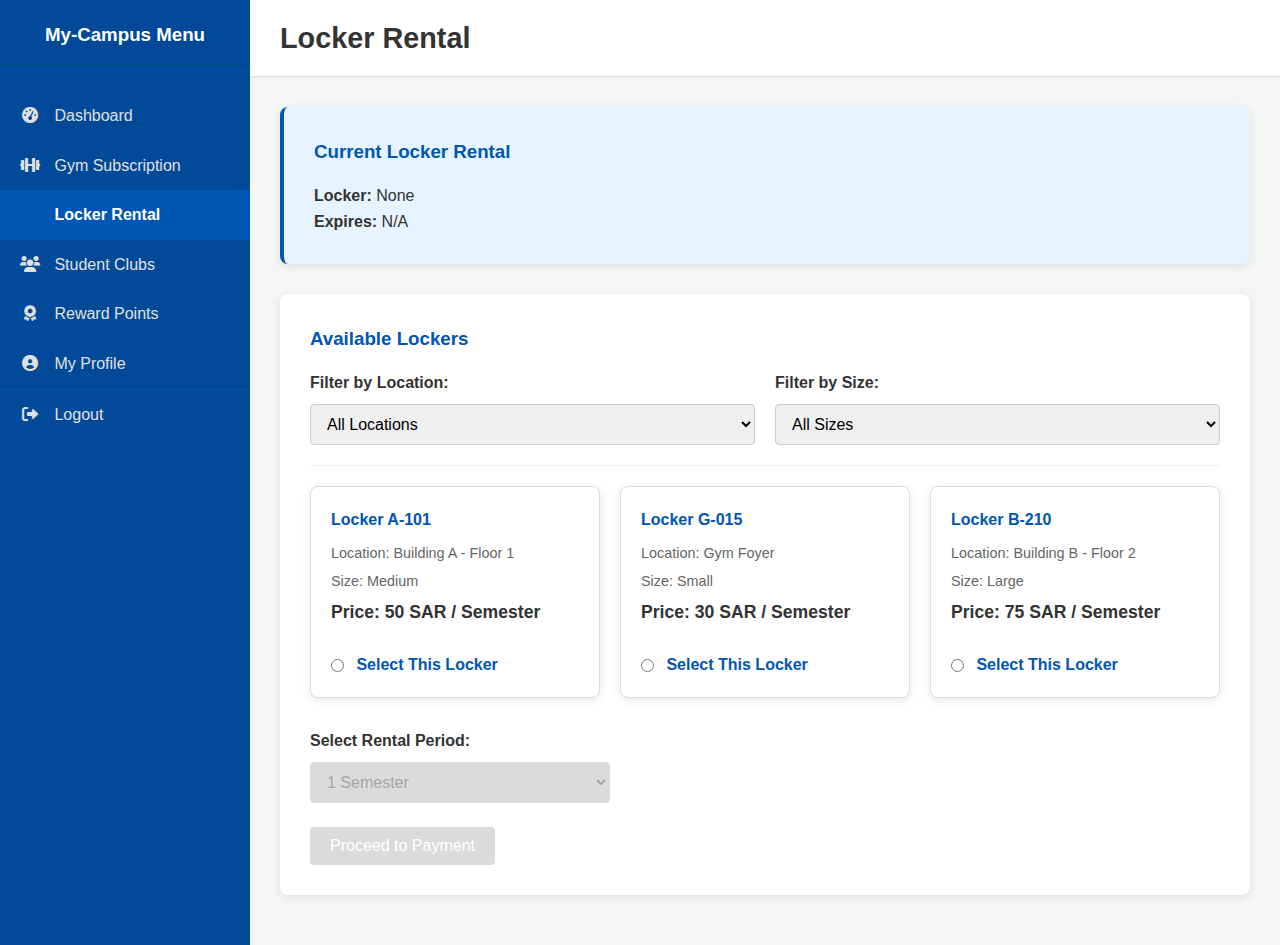
<file: locker_rental.html>
<!DOCTYPE html>
<html lang="en">
<head>
    <meta charset="UTF-8">
    <meta name="viewport" content="width=device-width, initial-scale=1.0">
    <title>UPM My-Campus - Locker Rental</title>
    <!-- Link to the SINGLE combined CSS file -->
    <link rel="stylesheet" href="combined_style.css">
    <!-- Add Font Awesome for icons (optional) -->
    <link rel="stylesheet" href="https://cdnjs.cloudflare.com/ajax/libs/font-awesome/6.0.0/css/all.min.css">
</head>
<body>

    <!-- ==================== LOCKER RENTAL PAGE START ==================== -->
    <div id="locker-rental-page"> 
 
        <div class="app-layout">
             <nav class="sidebar">
                 <div class="sidebar-header">
                    <h3>My-Campus Menu</h3>
                </div>
                 <ul class="nav-list">
                 
                    <li><a href="index.html" class="nav-link"><i class="fas fa-tachometer-alt"></i> Dashboard</a></li>
                    <li><a href="gym_subscription.html" class="nav-link"><i class="fas fa-dumbbell"></i> Gym Subscription</a></li>
                    <li><a href="locker_rental.html" class="nav-link active"><i class="fas fa-locker"></i> Locker Rental</a></li> 
                    <li><a href="student_clubs.html" class="nav-link"><i class="fas fa-users"></i> Student Clubs</a></li>
                    <li><a href="#" class="nav-link"><i class="fas fa-award"></i> Reward Points</a></li>
                    <li><a href="#" class="nav-link"><i class="fas fa-user-circle"></i> My Profile</a></li>
                    <li><a href="login.html" class="nav-link logout"><i class="fas fa-sign-out-alt"></i> Logout</a></li>
                </ul>
            </nav>

            <main class="main-content">
                <header class="main-header">
                    <h1>Locker Rental</h1>
                </header>
                <section class="content-area">
                     <div class="card status-card">
                         <h3>Current Locker Rental</h3>
                         <p id="locker-status"><strong>Locker:</strong> <span class="status-value">None</span></p>
                         <p id="locker-expires"><strong>Expires:</strong> <span class="status-value">N/A</span></p>
                         <!-- Dynamically update this based on user data -->
                    </div>

                     <div class="card locker-selection-card">
                        <h3>Available Lockers</h3>
                         <form id="locker-rental-form">
                            <div class="filter-bar">
                                <div class="form-group">
                                    <label for="locker-location">Filter by Location:</label>
                                    <select id="locker-location" name="locker_location">
                                        <option value="all">All Locations</option>
                                        <option value="Building A - Floor 1">Building A - Floor 1</option>
                                        <option value="Building B - Floor 2">Building B - Floor 2</option>
                                        <option value="Gym Foyer">Gym Foyer</option>
                                    </select>
                                </div>
                                 <div class="form-group">
                                    <label for="locker-size">Filter by Size:</label>
                                    <select id="locker-size" name="locker_size">
                                        <option value="all">All Sizes</option>
                                        <option value="small">Small</option>
                                        <option value="medium">Medium</option>
                                        <option value="large">Large</option>
                                    </select>
                                </div>
                            </div>

                            <div class="lockers-container">
                                <!-- Locker examples - In real app, loaded dynamically -->
                                <div class="locker-option card" data-location="Building A - Floor 1" data-size="medium">
                                    <h4>Locker A-101</h4>
                                    <p class="locker-details">Location: Building A - Floor 1</p>
                                    <p class="locker-details">Size: Medium</p>
                                    <p class="locker-price">Price: 50 SAR / Semester</p>
                                    <label class="select-locker-label">
                                        <input type="radio" name="locker_selection" value="A-101_50" required> Select This Locker
                                    </label>
                                </div>
                                <div class="locker-option card" data-location="Gym Foyer" data-size="small">
                                    <h4>Locker G-015</h4>
                                    <p class="locker-details">Location: Gym Foyer</p>
                                    <p class="locker-details">Size: Small</p>
                                    <p class="locker-price">Price: 30 SAR / Semester</p>
                                    <label class="select-locker-label">
                                         <input type="radio" name="locker_selection" value="G-015_30"> Select This Locker
                                    </label>
                                </div>
                                 <div class="locker-option card" data-location="Building B - Floor 2" data-size="large">
                                    <h4>Locker B-210</h4>
                                    <p class="locker-details">Location: Building B - Floor 2</p>
                                    <p class="locker-details">Size: Large</p>
                                    <p class="locker-price">Price: 75 SAR / Semester</p>
                                     <label class="select-locker-label">
                                         <input type="radio" name="locker_selection" value="B-210_75"> Select This Locker
                                    </label>
                                </div>
                            </div>
                             <div class="form-group rental-period">
                                <label for="rental-period">Select Rental Period:</label>
                                <select id="rental-period" name="rental_period" required disabled>
                                    <option value="semester">1 Semester</option>
                                    <option value="full_year">Full Year (If available)</option>
                                </select>
                            </div>
                            <button type="submit" id="proceed-locker-payment-btn" class="btn btn-primary" disabled>Proceed to Payment</button>
                         </form>
                    </div>
                </section>
            </main>
        </div>
    </div>
   
    <script src="combined_script.js"></script>
</body>
</html>
</file>
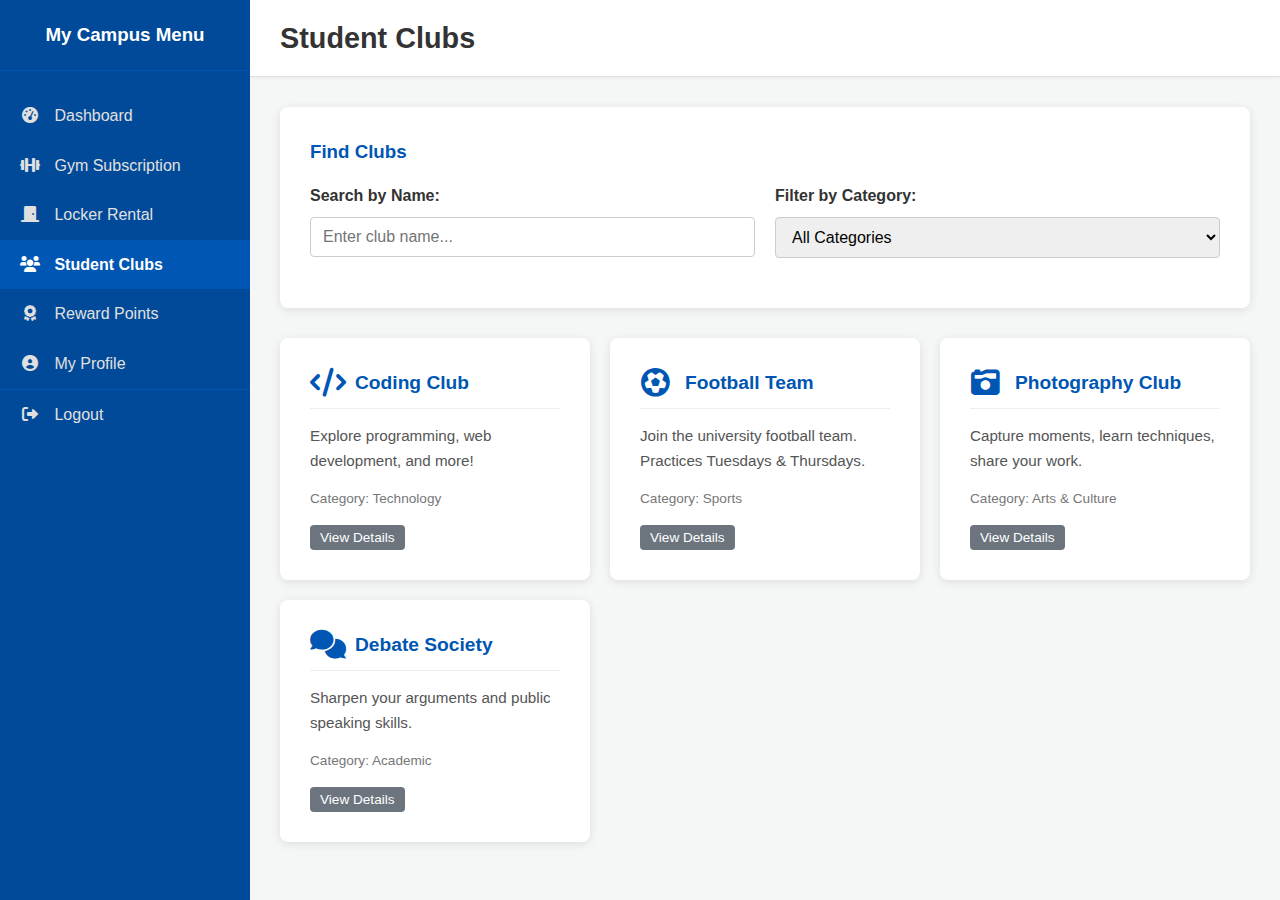
<file: student_clubs.html>
<!DOCTYPE html>
<html lang="en">
<head>
    <meta charset="UTF-8">
    <meta name="viewport" content="width=device-width, initial-scale=1.0">
    <title>UPM My-Campus - Student Clubs</title>
    <!-- Link to the SINGLE combined CSS file -->
    <link rel="stylesheet" href="combined_style.css">
    <!-- Add Font Awesome for icons (optional) -->
    <link rel="stylesheet" href="https://cdnjs.cloudflare.com/ajax/libs/font-awesome/6.0.0/css/all.min.css">
</head>
<body>

    <!-- =================== STUDENT CLUBS PAGE START ===================== -->
    <div id="student-clubs-page"> 
     
         <div class="app-layout">
             <nav class="sidebar">
                 <div class="sidebar-header">
                    <h3>My Campus Menu</h3>
                </div>
                 <ul class="nav-list">
                   
                    <li><a href="index.html" class="nav-link"><i class="fas fa-tachometer-alt"></i> Dashboard</a></li>
                    <li><a href="gym_subscription.html" class="nav-link"><i class="fas fa-dumbbell"></i> Gym Subscription</a></li>
                    <li><a href="locker_rental.html" class="nav-link"><i class="fas fa-door-closed"></i> Locker Rental</a></li> <!-- Changed icon -->
                    <li><a href="student_clubs.html" class="nav-link active"><i class="fas fa-users"></i> Student Clubs</a></li>
                    <li><a href="#" class="nav-link"><i class="fas fa-award"></i> Reward Points</a></li>
                    <li><a href="#" class="nav-link"><i class="fas fa-user-circle"></i> My Profile</a></li>
                    <li><a href="login.html" class="nav-link logout"><i class="fas fa-sign-out-alt"></i> Logout</a></li>
                </ul>
            </nav>

            <main class="main-content">
                <header class="main-header">
                    <h1>Student Clubs</h1>
                </header>
                <section class="content-area">
                    <div class="card search-filter-card">
                        <h3>Find Clubs</h3>
                        <div class="filter-bar">
                             <div class="form-group">
                                <label for="club-search">Search by Name:</label>
                                <input type="text" id="club-search" placeholder="Enter club name...">
                            </div>
                            <div class="form-group">
                                <label for="club-category">Filter by Category:</label>
                                <select id="club-category" name="club_category">
                                    <option value="all">All Categories</option>
                                    <option value="academic">Academic</option>
                                    <option value="sports">Sports</option>
                                    <option value="arts">Arts & Culture</option>
                                    <option value="community">Community Service</option>
                                    <option value="technology">Technology</option>
                                </select>
                            </div>
                        </div>
                    </div>

                    <div class="clubs-container">
                         <!-- Club examples - In real app, loaded dynamically -->
                        <div class="club-card card" data-category="technology" data-name="Coding Club">
                            <div class="club-card-header">
                                <i class="fas fa-code club-icon"></i>
                                <h4>Coding Club</h4>
                            </div>
                             <p class="club-description">Explore programming, web development, and more!</p>
                             <p class="club-category-tag">Category: Technology</p>
                            <button class="btn btn-secondary btn-sm view-club-details-btn" data-club-id="coding101">View Details</button>
                        </div>
                         <div class="club-card card" data-category="sports" data-name="Football Team">
                             <div class="club-card-header">
                                <i class="fas fa-futbol club-icon"></i>
                                <h4>Football Team</h4>
                            </div>
                             <p class="club-description">Join the university football team. Practices Tuesdays & Thursdays.</p>
                             <p class="club-category-tag">Category: Sports</p>
                             <button class="btn btn-secondary btn-sm view-club-details-btn" data-club-id="football201">View Details</button>
                        </div>
                        <div class="club-card card" data-category="arts" data-name="Photography Club">
                             <div class="club-card-header">
                                <i class="fas fa-camera-retro club-icon"></i>
                                <h4>Photography Club</h4>
                            </div>
                             <p class="club-description">Capture moments, learn techniques, share your work.</p>
                             <p class="club-category-tag">Category: Arts & Culture</p>
                             <button class="btn btn-secondary btn-sm view-club-details-btn" data-club-id="photo301">View Details</button>
                        </div>
                         <div class="club-card card" data-category="academic" data-name="Debate Society">
                             <div class="club-card-header">
                                <i class="fas fa-comments club-icon"></i>
                                <h4>Debate Society</h4>
                            </div>
                             <p class="club-description">Sharpen your arguments and public speaking skills.</p>
                            <p class="club-category-tag">Category: Academic</p>
                             <button class="btn btn-secondary btn-sm view-club-details-btn" data-club-id="debate401">View Details</button>
                        </div>
                         <!-- Add more clubs -->
                    </div>
                </section>
            </main>
        </div>
    </div>
    <!-- =================== STUDENT CLUBS PAGE END ======================= -->

    <!-- Link to the SINGLE combined JavaScript file -->
    <script src="combined_script.js"></script>
</body>
</html>
</file>
<file: combined_style.css>
/* ======================= BASE STYLES & DEFAULTS ======================= */
/* Basic Reset & Defaults */
* {
    margin: 0;
    padding: 0;
    box-sizing: border-box;
}

html {
    scroll-behavior: smooth; /* For smooth scrolling when using # links */
}

body {
    font-family: 'Segoe UI', Tahoma, Geneva, Verdana, sans-serif;
    background-color: #f4f7f6;
    color: #333;
    line-height: 1.6;
}

.container {
    max-width: 1100px;
    margin: auto;
    padding: 0 20px;
}

.card {
    background-color: #fff;
    border-radius: 8px;
    padding: 30px;
    box-shadow: 0 2px 10px rgba(0, 0, 0, 0.1);
    margin-top: 20px; /* Reduced default top margin for cards */
    margin-bottom: 20px;
}

h1, h2, h3 {
    margin-bottom: 1rem;
    color: #0056b3; /* UPM Blue */
}

/* ======================= FORM STYLES ======================= */
.form-group {
    margin-bottom: 1.5rem;
}

.form-group label {
    display: block;
    margin-bottom: 0.5rem;
    font-weight: bold;
}

.form-group input[type="text"],
.form-group input[type="password"],
.form-group input[type="email"],
.form-group select {
    width: 100%;
    padding: 10px 12px;
    border: 1px solid #ccc;
    border-radius: 4px;
    font-size: 1rem;
}

.form-group input:focus,
.form-group select:focus {
    outline: none;
    border-color: #0056b3;
    box-shadow: 0 0 0 2px rgba(0, 86, 179, 0.2);
}

.form-links {
    margin-top: 1rem;
    text-align: center;
}
.form-links a {
     color: #0056b3;
     text-decoration: none;
     font-size: 0.9em;
}
 .form-links a:hover {
     text-decoration: underline;
 }


/* ======================= BUTTON STYLES ======================= */
.btn {
    display: inline-block;
    padding: 10px 20px;
    border: none;
    border-radius: 4px;
    cursor: pointer;
    font-size: 1rem;
    text-align: center;
    text-decoration: none;
    transition: background-color 0.3s ease;
}

.btn-primary {
    background-color: #0056b3; /* UPM Blue */
    color: #fff;
}

.btn-primary:hover {
    background-color: #003d82;
}

.btn-secondary {
    background-color: #6c757d;
    color: #fff;
}
.btn-secondary:hover {
    background-color: #5a6268;
}

.btn-sm { /* Smaller button variant */
    padding: 5px 10px;
    font-size: 0.85rem;
}


/* ======================= LOGIN PAGE SPECIFIC ======================= */
.login-container {
    display: flex;
    justify-content: center;
    align-items: center;
    min-height: 50vh; /* Adjusted height for combined view */
    padding-top: 30px;
    padding-bottom: 30px;
}

.login-container .card {
     width: 100%;
     max-width: 400px; /* Limit login card width */
     margin-top: 0; /* Reset margin from .card default */
}
.login-container h2 {
    text-align: center;
    margin-top: 0;
}
.login-container button[type="submit"]{
    width: 100%;
}


/* ================== MAIN MENU & APP LAYOUT SPECIFIC ================== */
.app-layout {
    display: flex;
    min-height: 100vh; /* Re-added min-height for full page layout */
    background-color: #f4f7f6; /* Ensure background consistency */
}

.sidebar {
    width: 250px;
    flex-shrink: 0; /* Prevent sidebar from shrinking */
    background-color: #004a99; /* Darker UPM Blue */
    color: #fff;
    padding: 20px 0;
    display: flex;
    flex-direction: column;
}

.sidebar-header {
    padding: 0 20px 20px 20px;
    text-align: center;
    border-bottom: 1px solid #0056b3;
    margin-bottom: 20px;
}

.sidebar-header h3 {
    color: #fff;
    margin-bottom: 0;
}


.nav-list {
    list-style: none;
    padding: 0;
    margin: 0;
    flex-grow: 1; /* Allows list to fill space */
}

.nav-list li {
    margin: 0;
}

.nav-link {
    display: block;
    color: #e0e0e0;
    padding: 12px 20px;
    text-decoration: none;
    transition: background-color 0.3s ease, color 0.3s ease;
    font-size: 1rem;
}
.nav-link i {
     margin-right: 10px; /* Space between icon and text */
     width: 20px; /* Align text */
     text-align: center;
}


.nav-link:hover, .nav-link.active {
    background-color: #0056b3; /* Lighter blue for hover/active */
    color: #fff;
    font-weight: bold;
}
 .nav-link.logout {
     margin-top: auto; /* Pushes logout to the bottom */
     border-top: 1px solid #0056b3;
 }


.main-content {
    flex-grow: 1; /* Takes remaining width */
    background-color: #f4f7f6;
    padding: 0;
    display: flex;
    flex-direction: column;
    overflow-y: auto; /* Allow content to scroll if needed */
}

.main-header {
    background-color: #fff;
    padding: 15px 30px;
    border-bottom: 1px solid #e0e0e0;
    box-shadow: 0 1px 3px rgba(0, 0, 0, 0.05);
    position: sticky; /* Make header sticky within main-content */
    top: 0;
    z-index: 10;
}
.main-header h1 {
     margin: 0;
     font-size: 1.8rem;
     color: #333;
 }


.content-area {
    padding: 30px;
    flex-grow: 1; /* Takes remaining vertical space */
}
.content-area h2 {
     color: #333;
     border-bottom: 2px solid #0056b3;
     padding-bottom: 5px;
     margin-bottom: 20px;
 }

/* Dashboard Widgets (Example) */
.dashboard-widgets {
    display: flex;
    gap: 20px; /* Space between widgets */
    flex-wrap: wrap; /* Allow wrapping on smaller screens */
    margin-top: 20px;
}

.widget {
    background-color: #fff;
    padding: 20px;
    border-radius: 5px;
    box-shadow: 0 1px 5px rgba(0, 0, 0, 0.08);
    flex: 1; /* Distribute space */
    min-width: 200px; /* Minimum width before wrapping */
    border-left: 4px solid #0056b3;
    margin-top: 0; /* Reset card margin */
    margin-bottom: 0;
}
.widget h3 {
    margin-top: 0;
    margin-bottom: 10px;
    font-size: 1.1rem;
    color: #0056b3;
}
 .widget p {
     margin-bottom: 5px;
     font-size: 0.95rem;
     color: #555;
 }


/* ================== GYM SUBSCRIPTION SPECIFIC ================== */
.status-card { /* Used by Gym & Locker */
    margin-bottom: 30px;
    background-color: #e7f3fe; /* Light blue background for status */
    border-left: 4px solid #0056b3;
    margin-top: 0; /* Reset card margin */
}
.status-card h3 {
    margin-top: 0;
    color: #0056b3;
}
.status-card .status-value {
     font-weight: normal;
     color: #333;
 }


.plans-card { /* Gym */
     margin-bottom: 30px;
     margin-top: 0; /* Reset card margin */
 }

 .plans-card h3 {
     margin-top: 0;
     margin-bottom: 20px;
 }

.plans-container { /* Gym */
    display: flex;
    gap: 20px;
    flex-wrap: wrap; /* Allow plans to wrap */
    margin-bottom: 30px;
}

.plan-option { /* Gym */
    flex: 1; /* Distribute space */
    min-width: 250px;
    padding: 20px;
    border: 1px solid #ddd;
    transition: border-color 0.3s ease, box-shadow 0.3s ease;
    position: relative;
    margin: 0; /* Override default card margin */
    background-color: #fff;
    border-radius: 8px;
    box-shadow: 0 2px 10px rgba(0, 0, 0, 0.1);
}
.plan-option:hover {
     border-color: #0056b3;
     box-shadow: 0 2px 8px rgba(0, 86, 179, 0.15);
}


.plan-option h4 { /* Gym */
    margin-top: 0;
    margin-bottom: 10px;
    color: #0056b3;
}
.plan-details { /* Gym */
    font-size: 0.9em;
    color: #666;
    margin-bottom: 10px;
}
.plan-price { /* Gym */
    font-size: 1.1em;
    font-weight: bold;
    color: #333;
    margin-bottom: 15px;
}

.select-plan-label { /* Gym */
     display: block;
     cursor: pointer;
     margin-top: 10px;
     padding: 8px 0;
     font-weight: bold;
     color: #0056b3;
}

.select-plan-label input[type="radio"] { /* Gym */
    margin-right: 8px;
    vertical-align: middle;
    cursor: pointer;
     width: auto;
}

/* Style selected plan */
.plan-option:has(input[type="radio"]:checked) { /* Gym */
     border-color: #0056b3;
     box-shadow: 0 0 0 2px rgba(0, 86, 179, 0.3);
     background-color: #f8faff;
 }


#proceed-payment-btn:disabled { /* Gym */
    background-color: #ccc;
    cursor: not-allowed;
}


/* ==================== LOCKER RENTAL SPECIFIC ===================== */
.locker-selection-card {
    margin-top: 0;
}

.filter-bar {
    display: flex;
    gap: 20px;
    margin-bottom: 20px;
    flex-wrap: wrap;
    padding-bottom: 20px;
    border-bottom: 1px solid #eee;
}
.filter-bar .form-group {
    margin-bottom: 0; /* Reset margin for filter items */
    flex: 1; /* Allow filters to share space */
    min-width: 180px; /* Minimum width before wrapping */
}


.lockers-container {
    display: grid;
    grid-template-columns: repeat(auto-fill, minmax(250px, 1fr)); /* Responsive grid */
    gap: 20px;
    margin-bottom: 30px;
}

.locker-option { /* Similar to plan-option */
    /* flex: 1;  Not needed for grid */
    /* min-width: 250px; Not needed for grid */
    padding: 20px;
    border: 1px solid #ddd;
    transition: border-color 0.3s ease, box-shadow 0.3s ease;
    position: relative;
    margin: 0;
    background-color: #fff;
    border-radius: 8px;
    box-shadow: 0 2px 10px rgba(0, 0, 0, 0.1);
    display: flex; /* Use flex for internal layout */
    flex-direction: column;
}
.locker-option:hover {
     border-color: #0056b3;
     box-shadow: 0 2px 8px rgba(0, 86, 179, 0.15);
}

.locker-option h4 {
    margin-top: 0;
    margin-bottom: 10px;
    color: #0056b3;
}
.locker-details {
    font-size: 0.9em;
    color: #666;
    margin-bottom: 5px; /* Reduced margin */
}
.locker-price {
    font-size: 1.1em;
    font-weight: bold;
    color: #333;
    margin-bottom: 15px;
}

.select-locker-label { /* Similar to select-plan-label */
     display: block;
     cursor: pointer;
     margin-top: auto; /* Push radio button to bottom */
     padding-top: 10px;
     font-weight: bold;
     color: #0056b3;
}

.select-locker-label input[type="radio"] {
    margin-right: 8px;
    vertical-align: middle;
    cursor: pointer;
     width: auto;
}

/* Style selected locker */
.locker-option:has(input[type="radio"]:checked) {
     border-color: #0056b3;
     box-shadow: 0 0 0 2px rgba(0, 86, 179, 0.3);
     background-color: #f8faff;
 }

.rental-period {
    margin-top: 20px;
    max-width: 300px; /* Limit width of period selector */
}

#proceed-locker-payment-btn:disabled,
#rental-period:disabled {
    background-color: #ccc;
    cursor: not-allowed;
    opacity: 0.7;
}

/* Hide lockers that don't match filters */
.locker-option.hidden {
    display: none;
}


/* ================== STUDENT CLUBS SPECIFIC =================== */
.search-filter-card {
    margin-top: 0;
}
.search-filter-card .filter-bar {
    border-bottom: none; /* No line needed here */
    padding-bottom: 0;
}

.clubs-container {
    display: grid;
    grid-template-columns: repeat(auto-fill, minmax(280px, 1fr));
    gap: 20px;
    margin-top: 30px;
}

.club-card {
    margin: 0; /* Reset card margin */
    display: flex;
    flex-direction: column;
}
.club-card-header {
    display: flex;
    align-items: center;
    gap: 15px;
    margin-bottom: 15px;
    border-bottom: 1px solid #eee;
    padding-bottom: 10px;
}
.club-icon {
    font-size: 1.8em;
    color: #0056b3;
    width: 30px; /* Fixed width for alignment */
    text-align: center;
}
.club-card h4 {
    margin: 0;
    font-size: 1.2em;
    color: #0056b3;
}

.club-description {
    font-size: 0.95em;
    color: #555;
    flex-grow: 1; /* Allows description to push button down */
    margin-bottom: 15px;
}
.club-category-tag {
    font-size: 0.85em;
    color: #777;
    margin-bottom: 15px;
}


.club-card .view-club-details-btn {
    margin-top: auto; /* Push button to bottom */
    align-self: flex-start; /* Align button left */
}

/* Hide clubs that don't match filters */
.club-card.hidden {
    display: none;
}
</file>
